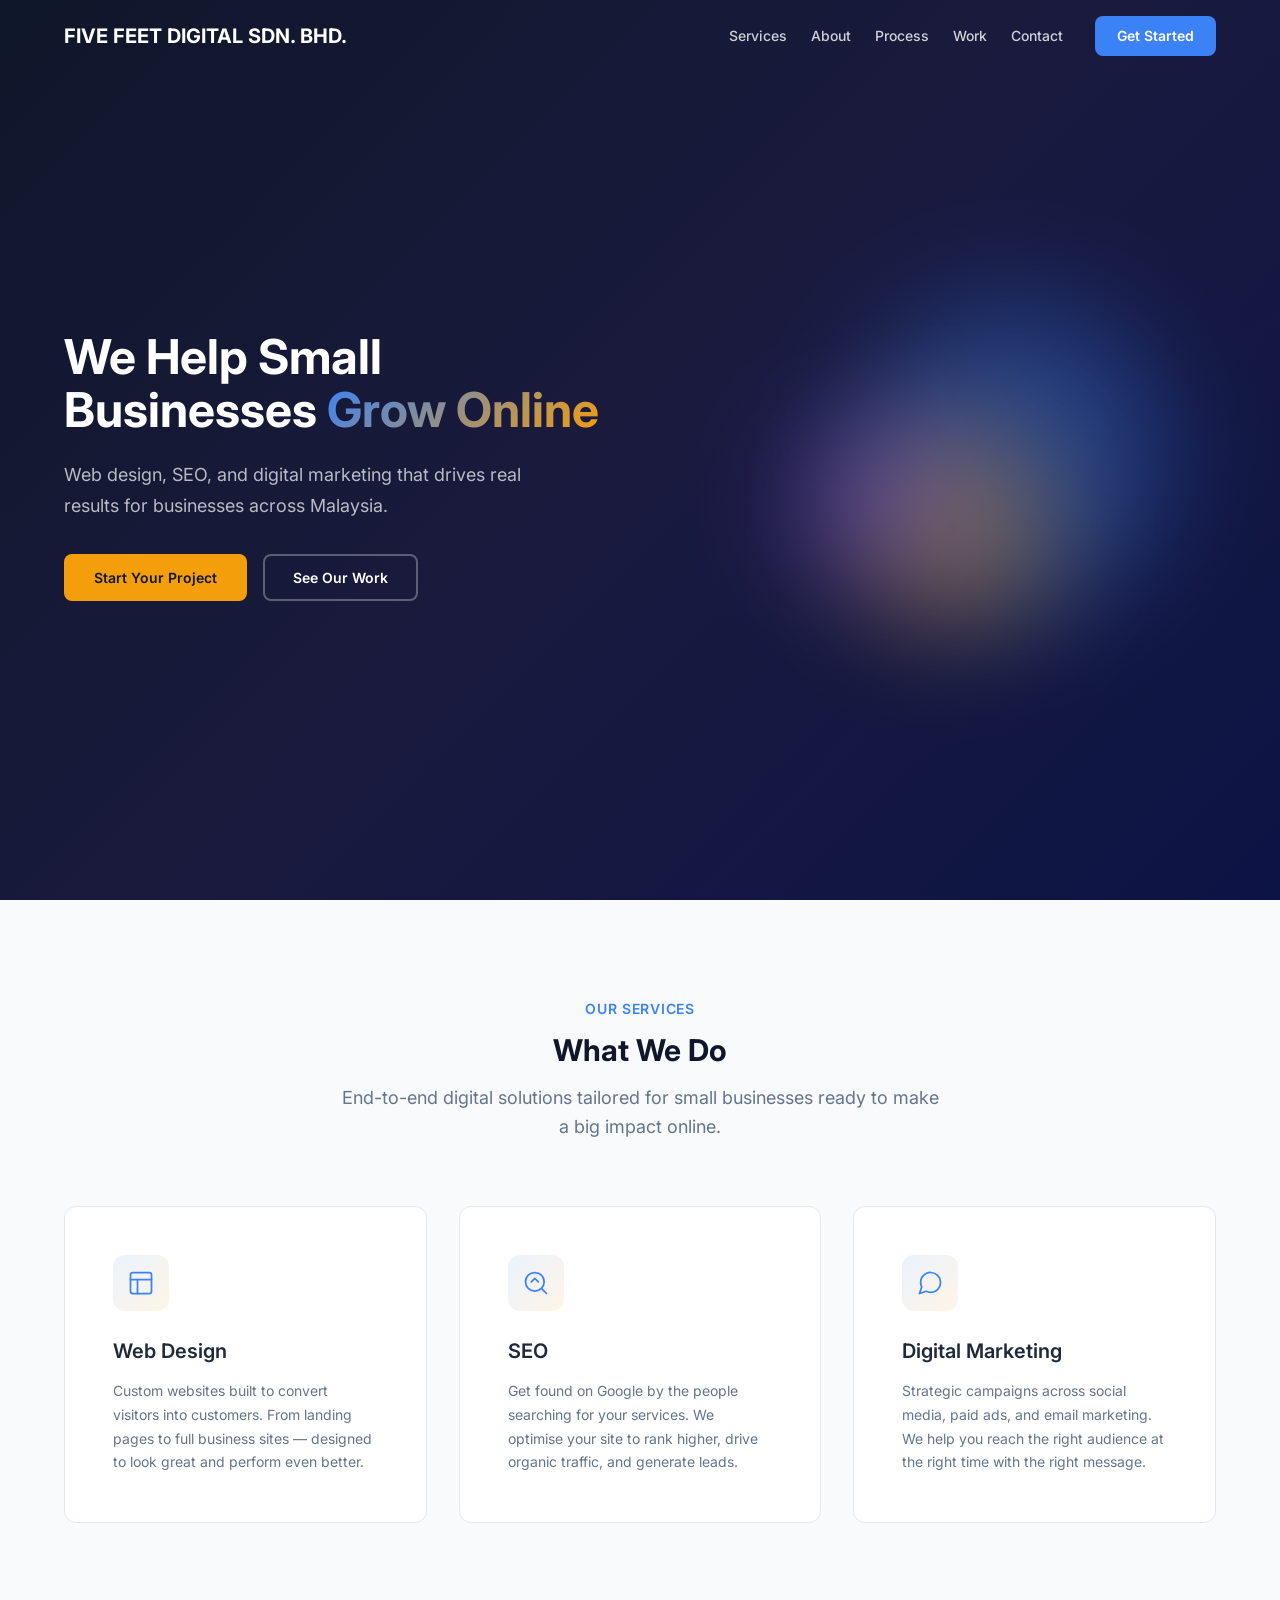
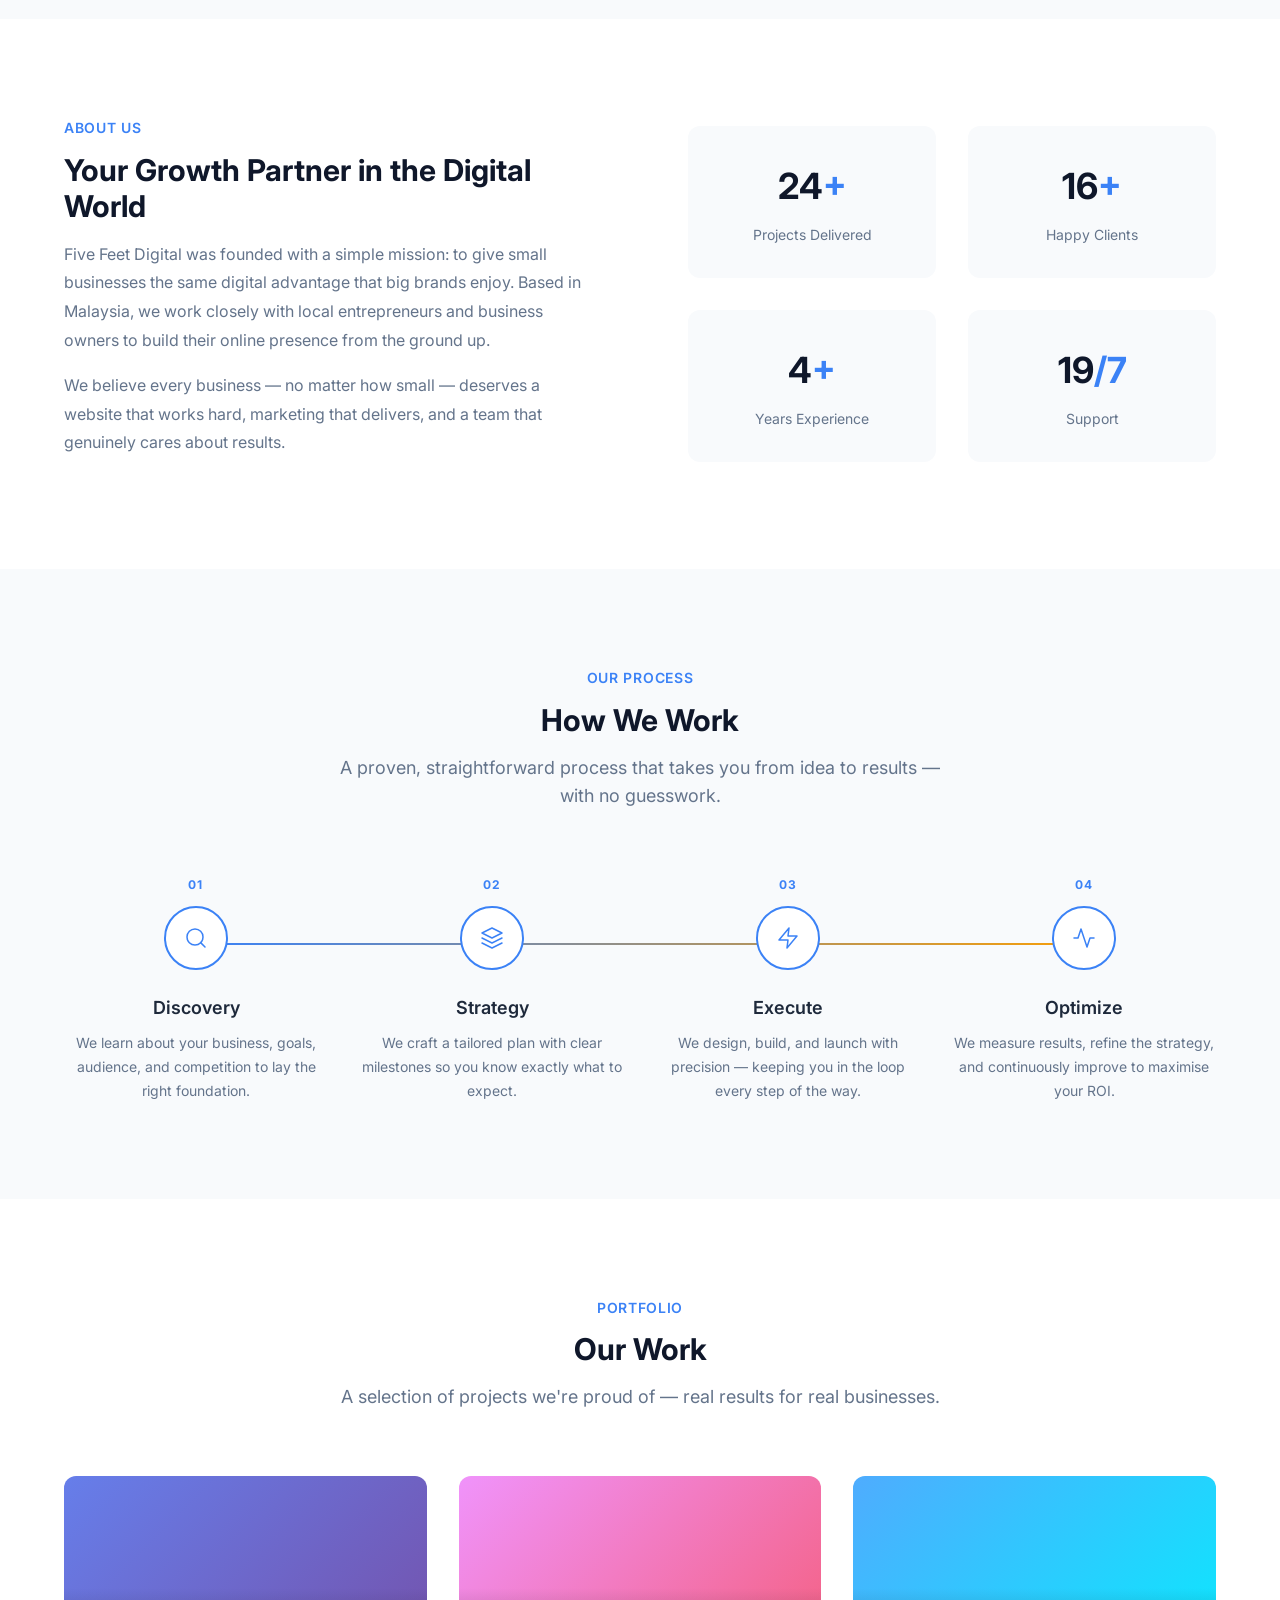
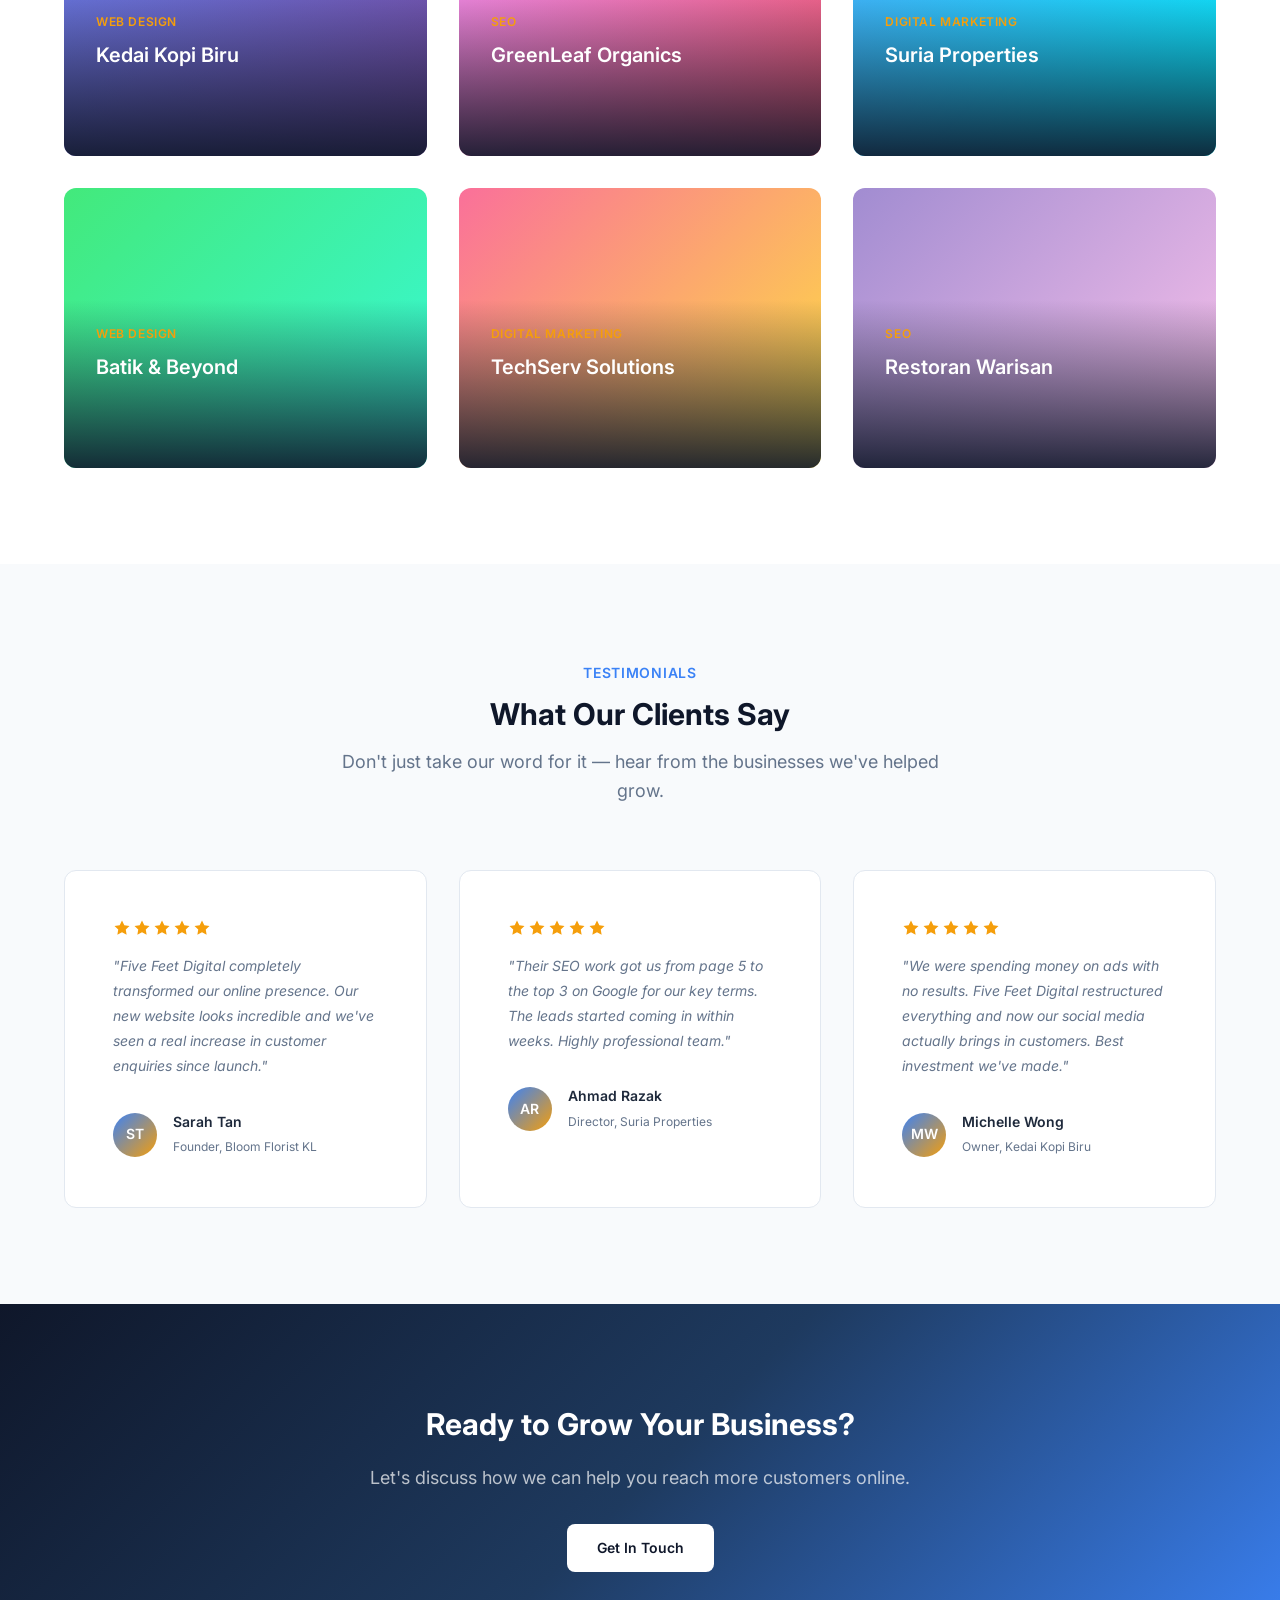
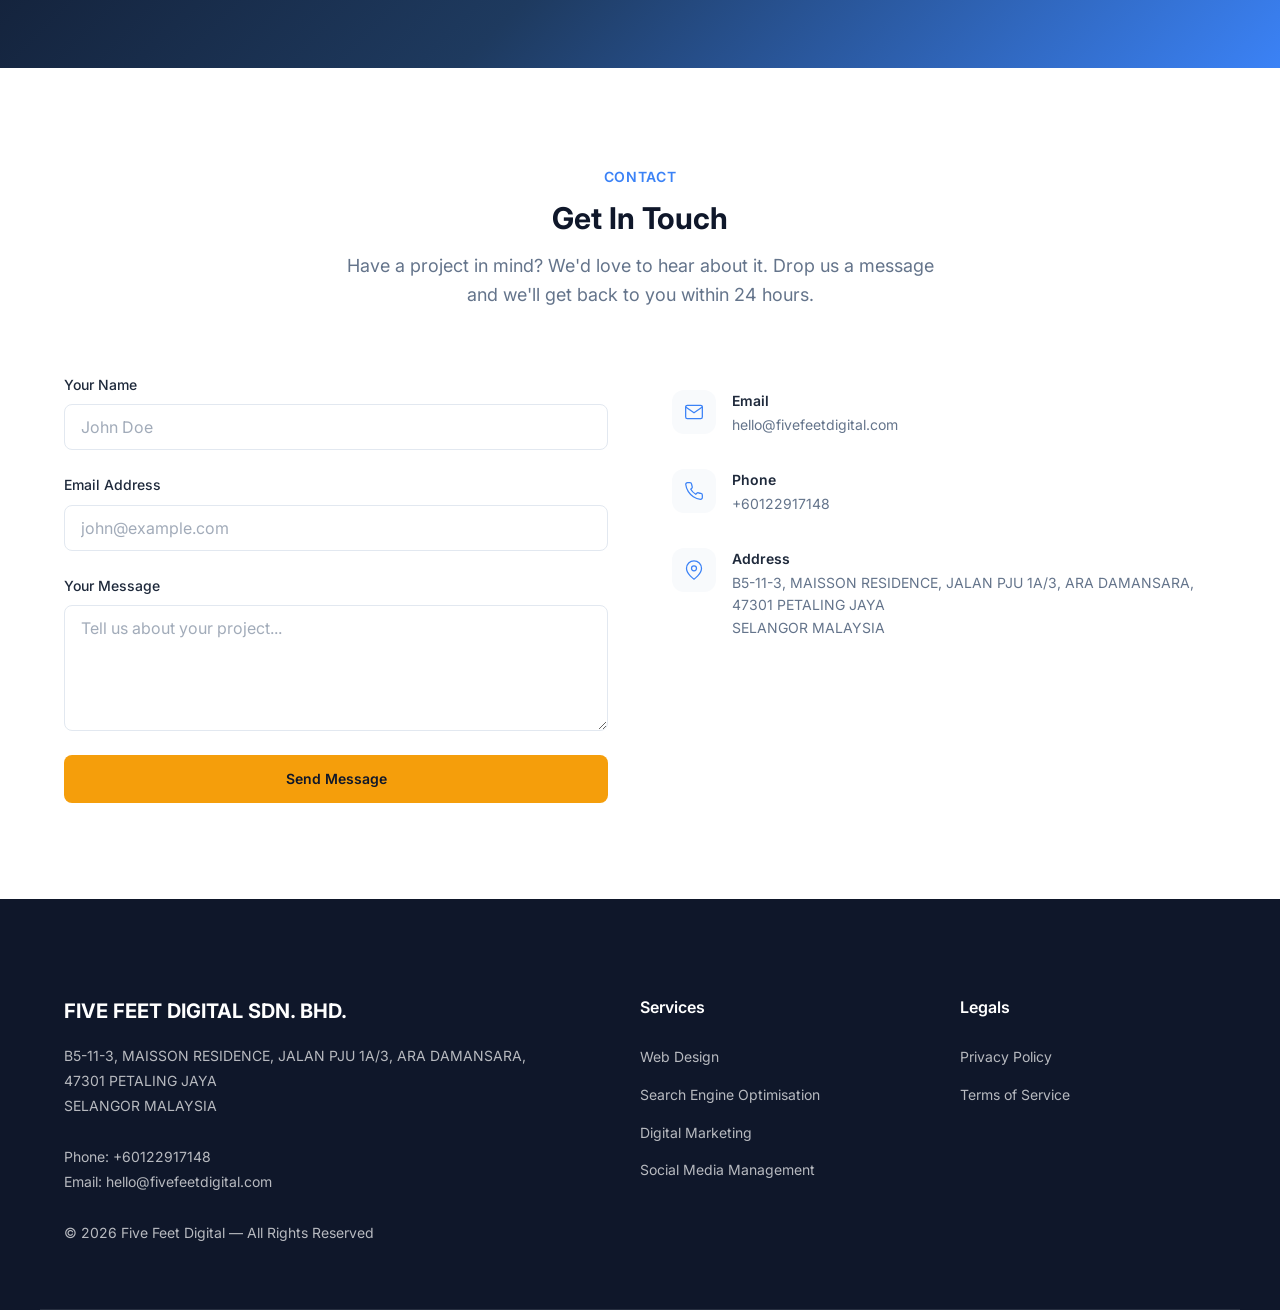
<file: index.html>
<!DOCTYPE html>
<html lang="en">
<head>
  <meta charset="UTF-8">
  <meta name="viewport" content="width=device-width, initial-scale=1.0">
  <title>Five Feet Digital — Web Design, SEO & Digital Marketing in Malaysia</title>
  <meta name="description" content="Five Feet Digital helps small businesses in Malaysia grow online with custom web design, SEO, and digital marketing services.">
  <meta property="og:title" content="Five Feet Digital — Web Design, SEO & Digital Marketing">
  <meta property="og:description" content="We help small businesses grow online with custom web design, SEO, and digital marketing services.">
  <meta property="og:type" content="website">
  <meta name="facebook-domain-verification" content="1vi4ggnlfajate3uut2qs964az9f27" />
  <link rel="preconnect" href="https://fonts.googleapis.com">
  <link rel="preconnect" href="https://fonts.gstatic.com" crossorigin>
  <link href="https://fonts.googleapis.com/css2?family=Inter:wght@400;500;600;700&display=swap" rel="stylesheet">
  <link rel="stylesheet" href="style.css">
</head>
<body>

  <!-- Navigation -->
  <header class="header" id="header">
    <nav class="nav container">
      <a href="#" class="nav__logo">FIVE FEET DIGITAL SDN. BHD.</a>
      <div class="nav__menu" id="nav-menu">
        <ul class="nav__list">
          <li><a href="#services" class="nav__link">Services</a></li>
          <li><a href="#about" class="nav__link">About</a></li>
          <li><a href="#process" class="nav__link">Process</a></li>
          <li><a href="#work" class="nav__link">Work</a></li>
          <li><a href="contact.html" class="nav__link">Contact</a></li>
        </ul>
        <a href="contact.html" class="btn btn--primary nav__cta">Get Started</a>
      </div>
      <button class="nav__toggle" id="nav-toggle" aria-label="Toggle menu">
        <span></span>
        <span></span>
        <span></span>
      </button>
    </nav>
  </header>

  <main>

    <!-- Hero -->
    <section class="hero" id="hero">
      <div class="container hero__container">
        <div class="hero__content">
          <h1 class="hero__title">We Help Small Businesses <span class="text-gradient">Grow Online</span></h1>
          <p class="hero__subtitle">Web design, SEO, and digital marketing that drives real results for businesses across Malaysia.</p>
          <div class="hero__actions">
            <a href="contact.html" class="btn btn--accent">Start Your Project</a>
            <a href="#work" class="btn btn--outline">See Our Work</a>
          </div>
        </div>
        <div class="hero__visual" aria-hidden="true">
          <div class="hero__shape hero__shape--1"></div>
          <div class="hero__shape hero__shape--2"></div>
          <div class="hero__shape hero__shape--3"></div>
        </div>
      </div>
    </section>

    <!-- Services -->
    <section class="section services" id="services">
      <div class="container">
        <div class="section__header">
          <span class="section__tag">Our Services</span>
          <h2 class="section__title">What We Do</h2>
          <p class="section__subtitle">End-to-end digital solutions tailored for small businesses ready to make a big impact online.</p>
        </div>
        <div class="services__grid">
          <div class="service-card fade-in">
            <div class="service-card__icon">
              <svg width="28" height="28" viewBox="0 0 24 24" fill="none" stroke="currentColor" stroke-width="1.5" stroke-linecap="round" stroke-linejoin="round">
                <rect x="3" y="3" width="18" height="18" rx="2"></rect>
                <line x1="3" y1="9" x2="21" y2="9"></line>
                <line x1="9" y1="21" x2="9" y2="9"></line>
              </svg>
            </div>
            <h3 class="service-card__title">Web Design</h3>
            <p class="service-card__desc">Custom websites built to convert visitors into customers. From landing pages to full business sites — designed to look great and perform even better.</p>
          </div>
          <div class="service-card fade-in">
            <div class="service-card__icon">
              <svg width="28" height="28" viewBox="0 0 24 24" fill="none" stroke="currentColor" stroke-width="1.5" stroke-linecap="round" stroke-linejoin="round">
                <circle cx="11" cy="11" r="8"></circle>
                <line x1="21" y1="21" x2="16.65" y2="16.65"></line>
                <polyline points="8 11 11 8 14 11"></polyline>
              </svg>
            </div>
            <h3 class="service-card__title">SEO</h3>
            <p class="service-card__desc">Get found on Google by the people searching for your services. We optimise your site to rank higher, drive organic traffic, and generate leads.</p>
          </div>
          <div class="service-card fade-in">
            <div class="service-card__icon">
              <svg width="28" height="28" viewBox="0 0 24 24" fill="none" stroke="currentColor" stroke-width="1.5" stroke-linecap="round" stroke-linejoin="round">
                <path d="M21 11.5a8.38 8.38 0 0 1-.9 3.8 8.5 8.5 0 0 1-7.6 4.7 8.38 8.38 0 0 1-3.8-.9L3 21l1.9-5.7a8.38 8.38 0 0 1-.9-3.8 8.5 8.5 0 0 1 4.7-7.6 8.38 8.38 0 0 1 3.8-.9h.5a8.48 8.48 0 0 1 8 8v.5z"></path>
              </svg>
            </div>
            <h3 class="service-card__title">Digital Marketing</h3>
            <p class="service-card__desc">Strategic campaigns across social media, paid ads, and email marketing. We help you reach the right audience at the right time with the right message.</p>
          </div>
        </div>
      </div>
    </section>

    <!-- About -->
    <section class="section about" id="about">
      <div class="container about__container">
        <div class="about__content fade-in">
          <span class="section__tag">About Us</span>
          <h2 class="section__title">Your Growth Partner in the Digital World</h2>
          <p>Five Feet Digital was founded with a simple mission: to give small businesses the same digital advantage that big brands enjoy. Based in Malaysia, we work closely with local entrepreneurs and business owners to build their online presence from the ground up.</p>
          <p>We believe every business — no matter how small — deserves a website that works hard, marketing that delivers, and a team that genuinely cares about results.</p>
        </div>
        <div class="about__stats fade-in">
          <div class="stat">
            <span class="stat__number" data-target="30">0</span><span class="stat__suffix">+</span>
            <span class="stat__label">Projects Delivered</span>
          </div>
          <div class="stat">
            <span class="stat__number" data-target="20">0</span><span class="stat__suffix">+</span>
            <span class="stat__label">Happy Clients</span>
          </div>
          <div class="stat">
            <span class="stat__number" data-target="5">0</span><span class="stat__suffix">+</span>
            <span class="stat__label">Years Experience</span>
          </div>
          <div class="stat">
            <span class="stat__number" data-target="24">0</span><span class="stat__suffix">/7</span>
            <span class="stat__label">Support</span>
          </div>
        </div>
      </div>
    </section>

    <!-- Process -->
    <section class="section process" id="process">
      <div class="container">
        <div class="section__header">
          <span class="section__tag">Our Process</span>
          <h2 class="section__title">How We Work</h2>
          <p class="section__subtitle">A proven, straightforward process that takes you from idea to results — with no guesswork.</p>
        </div>
        <div class="process__timeline">
          <div class="process__step fade-in">
            <div class="process__number">01</div>
            <div class="process__icon">
              <svg width="24" height="24" viewBox="0 0 24 24" fill="none" stroke="currentColor" stroke-width="1.5" stroke-linecap="round" stroke-linejoin="round">
                <circle cx="11" cy="11" r="8"></circle>
                <line x1="21" y1="21" x2="16.65" y2="16.65"></line>
              </svg>
            </div>
            <h3>Discovery</h3>
            <p>We learn about your business, goals, audience, and competition to lay the right foundation.</p>
          </div>
          <div class="process__step fade-in">
            <div class="process__number">02</div>
            <div class="process__icon">
              <svg width="24" height="24" viewBox="0 0 24 24" fill="none" stroke="currentColor" stroke-width="1.5" stroke-linecap="round" stroke-linejoin="round">
                <path d="M12 2L2 7l10 5 10-5-10-5z"></path>
                <path d="M2 17l10 5 10-5"></path>
                <path d="M2 12l10 5 10-5"></path>
              </svg>
            </div>
            <h3>Strategy</h3>
            <p>We craft a tailored plan with clear milestones so you know exactly what to expect.</p>
          </div>
          <div class="process__step fade-in">
            <div class="process__number">03</div>
            <div class="process__icon">
              <svg width="24" height="24" viewBox="0 0 24 24" fill="none" stroke="currentColor" stroke-width="1.5" stroke-linecap="round" stroke-linejoin="round">
                <polyline points="13 2 3 14 12 14 11 22 21 10 12 10 13 2"></polyline>
              </svg>
            </div>
            <h3>Execute</h3>
            <p>We design, build, and launch with precision — keeping you in the loop every step of the way.</p>
          </div>
          <div class="process__step fade-in">
            <div class="process__number">04</div>
            <div class="process__icon">
              <svg width="24" height="24" viewBox="0 0 24 24" fill="none" stroke="currentColor" stroke-width="1.5" stroke-linecap="round" stroke-linejoin="round">
                <polyline points="22 12 18 12 15 21 9 3 6 12 2 12"></polyline>
              </svg>
            </div>
            <h3>Optimize</h3>
            <p>We measure results, refine the strategy, and continuously improve to maximise your ROI.</p>
          </div>
        </div>
      </div>
    </section>

    <!-- Work / Portfolio -->
    <section class="section work" id="work">
      <div class="container">
        <div class="section__header">
          <span class="section__tag">Portfolio</span>
          <h2 class="section__title">Our Work</h2>
          <p class="section__subtitle">A selection of projects we're proud of — real results for real businesses.</p>
        </div>
        <div class="work__grid">
          <div class="work-card fade-in" style="--card-gradient: linear-gradient(135deg, #667eea, #764ba2)">
            <div class="work-card__overlay">
              <span class="work-card__tag">Web Design</span>
              <h3 class="work-card__title">Kedai Kopi Biru</h3>
              <p class="work-card__desc">Cafe website redesign that increased online orders by 40%</p>
            </div>
          </div>
          <div class="work-card fade-in" style="--card-gradient: linear-gradient(135deg, #f093fb, #f5576c)">
            <div class="work-card__overlay">
              <span class="work-card__tag">SEO</span>
              <h3 class="work-card__title">GreenLeaf Organics</h3>
              <p class="work-card__desc">E-commerce SEO strategy driving 3x organic traffic growth</p>
            </div>
          </div>
          <div class="work-card fade-in" style="--card-gradient: linear-gradient(135deg, #4facfe, #00f2fe)">
            <div class="work-card__overlay">
              <span class="work-card__tag">Digital Marketing</span>
              <h3 class="work-card__title">Suria Properties</h3>
              <p class="work-card__desc">Lead generation campaign with 200+ qualified leads per month</p>
            </div>
          </div>
          <div class="work-card fade-in" style="--card-gradient: linear-gradient(135deg, #43e97b, #38f9d7)">
            <div class="work-card__overlay">
              <span class="work-card__tag">Web Design</span>
              <h3 class="work-card__title">Batik &amp; Beyond</h3>
              <p class="work-card__desc">Brand identity and online store for a traditional craft business</p>
            </div>
          </div>
          <div class="work-card fade-in" style="--card-gradient: linear-gradient(135deg, #fa709a, #fee140)">
            <div class="work-card__overlay">
              <span class="work-card__tag">Digital Marketing</span>
              <h3 class="work-card__title">TechServ Solutions</h3>
              <p class="work-card__desc">Full digital strategy that doubled revenue in 6 months</p>
            </div>
          </div>
          <div class="work-card fade-in" style="--card-gradient: linear-gradient(135deg, #a18cd1, #fbc2eb)">
            <div class="work-card__overlay">
              <span class="work-card__tag">SEO</span>
              <h3 class="work-card__title">Restoran Warisan</h3>
              <p class="work-card__desc">Local SEO and Google Maps optimisation for a heritage restaurant</p>
            </div>
          </div>
        </div>
      </div>
    </section>

    <!-- Testimonials -->
    <section class="section testimonials" id="testimonials">
      <div class="container">
        <div class="section__header">
          <span class="section__tag">Testimonials</span>
          <h2 class="section__title">What Our Clients Say</h2>
          <p class="section__subtitle">Don't just take our word for it — hear from the businesses we've helped grow.</p>
        </div>
        <div class="testimonials__grid">
          <div class="testimonial-card fade-in">
            <div class="testimonial-card__stars" aria-label="5 out of 5 stars">
              <svg width="18" height="18" viewBox="0 0 24 24" fill="currentColor"><path d="M12 2l3.09 6.26L22 9.27l-5 4.87 1.18 6.88L12 17.77l-6.18 3.25L7 14.14 2 9.27l6.91-1.01L12 2z"/></svg>
              <svg width="18" height="18" viewBox="0 0 24 24" fill="currentColor"><path d="M12 2l3.09 6.26L22 9.27l-5 4.87 1.18 6.88L12 17.77l-6.18 3.25L7 14.14 2 9.27l6.91-1.01L12 2z"/></svg>
              <svg width="18" height="18" viewBox="0 0 24 24" fill="currentColor"><path d="M12 2l3.09 6.26L22 9.27l-5 4.87 1.18 6.88L12 17.77l-6.18 3.25L7 14.14 2 9.27l6.91-1.01L12 2z"/></svg>
              <svg width="18" height="18" viewBox="0 0 24 24" fill="currentColor"><path d="M12 2l3.09 6.26L22 9.27l-5 4.87 1.18 6.88L12 17.77l-6.18 3.25L7 14.14 2 9.27l6.91-1.01L12 2z"/></svg>
              <svg width="18" height="18" viewBox="0 0 24 24" fill="currentColor"><path d="M12 2l3.09 6.26L22 9.27l-5 4.87 1.18 6.88L12 17.77l-6.18 3.25L7 14.14 2 9.27l6.91-1.01L12 2z"/></svg>
            </div>
            <p class="testimonial-card__quote">"Five Feet Digital completely transformed our online presence. Our new website looks incredible and we've seen a real increase in customer enquiries since launch."</p>
            <div class="testimonial-card__author">
              <div class="testimonial-card__avatar">ST</div>
              <div>
                <strong>Sarah Tan</strong>
                <span>Founder, Bloom Florist KL</span>
              </div>
            </div>
          </div>
          <div class="testimonial-card fade-in">
            <div class="testimonial-card__stars" aria-label="5 out of 5 stars">
              <svg width="18" height="18" viewBox="0 0 24 24" fill="currentColor"><path d="M12 2l3.09 6.26L22 9.27l-5 4.87 1.18 6.88L12 17.77l-6.18 3.25L7 14.14 2 9.27l6.91-1.01L12 2z"/></svg>
              <svg width="18" height="18" viewBox="0 0 24 24" fill="currentColor"><path d="M12 2l3.09 6.26L22 9.27l-5 4.87 1.18 6.88L12 17.77l-6.18 3.25L7 14.14 2 9.27l6.91-1.01L12 2z"/></svg>
              <svg width="18" height="18" viewBox="0 0 24 24" fill="currentColor"><path d="M12 2l3.09 6.26L22 9.27l-5 4.87 1.18 6.88L12 17.77l-6.18 3.25L7 14.14 2 9.27l6.91-1.01L12 2z"/></svg>
              <svg width="18" height="18" viewBox="0 0 24 24" fill="currentColor"><path d="M12 2l3.09 6.26L22 9.27l-5 4.87 1.18 6.88L12 17.77l-6.18 3.25L7 14.14 2 9.27l6.91-1.01L12 2z"/></svg>
              <svg width="18" height="18" viewBox="0 0 24 24" fill="currentColor"><path d="M12 2l3.09 6.26L22 9.27l-5 4.87 1.18 6.88L12 17.77l-6.18 3.25L7 14.14 2 9.27l6.91-1.01L12 2z"/></svg>
            </div>
            <p class="testimonial-card__quote">"Their SEO work got us from page 5 to the top 3 on Google for our key terms. The leads started coming in within weeks. Highly professional team."</p>
            <div class="testimonial-card__author">
              <div class="testimonial-card__avatar">AR</div>
              <div>
                <strong>Ahmad Razak</strong>
                <span>Director, Suria Properties</span>
              </div>
            </div>
          </div>
          <div class="testimonial-card fade-in">
            <div class="testimonial-card__stars" aria-label="5 out of 5 stars">
              <svg width="18" height="18" viewBox="0 0 24 24" fill="currentColor"><path d="M12 2l3.09 6.26L22 9.27l-5 4.87 1.18 6.88L12 17.77l-6.18 3.25L7 14.14 2 9.27l6.91-1.01L12 2z"/></svg>
              <svg width="18" height="18" viewBox="0 0 24 24" fill="currentColor"><path d="M12 2l3.09 6.26L22 9.27l-5 4.87 1.18 6.88L12 17.77l-6.18 3.25L7 14.14 2 9.27l6.91-1.01L12 2z"/></svg>
              <svg width="18" height="18" viewBox="0 0 24 24" fill="currentColor"><path d="M12 2l3.09 6.26L22 9.27l-5 4.87 1.18 6.88L12 17.77l-6.18 3.25L7 14.14 2 9.27l6.91-1.01L12 2z"/></svg>
              <svg width="18" height="18" viewBox="0 0 24 24" fill="currentColor"><path d="M12 2l3.09 6.26L22 9.27l-5 4.87 1.18 6.88L12 17.77l-6.18 3.25L7 14.14 2 9.27l6.91-1.01L12 2z"/></svg>
              <svg width="18" height="18" viewBox="0 0 24 24" fill="currentColor"><path d="M12 2l3.09 6.26L22 9.27l-5 4.87 1.18 6.88L12 17.77l-6.18 3.25L7 14.14 2 9.27l6.91-1.01L12 2z"/></svg>
            </div>
            <p class="testimonial-card__quote">"We were spending money on ads with no results. Five Feet Digital restructured everything and now our social media actually brings in customers. Best investment we've made."</p>
            <div class="testimonial-card__author">
              <div class="testimonial-card__avatar">MW</div>
              <div>
                <strong>Michelle Wong</strong>
                <span>Owner, Kedai Kopi Biru</span>
              </div>
            </div>
          </div>
        </div>
      </div>
    </section>

    <!-- CTA Banner -->
    <section class="cta-banner">
      <div class="container cta-banner__container">
        <h2 class="cta-banner__title">Ready to Grow Your Business?</h2>
        <p class="cta-banner__subtitle">Let's discuss how we can help you reach more customers online.</p>
        <a href="contact.html" class="btn btn--white">Get In Touch</a>
      </div>
    </section>

    <!-- Contact -->
    <section class="section contact" id="contact">
      <div class="container">
        <div class="section__header">
          <span class="section__tag">Contact</span>
          <h2 class="section__title">Get In Touch</h2>
          <p class="section__subtitle">Have a project in mind? We'd love to hear about it. Drop us a message and we'll get back to you within 24 hours.</p>
        </div>
        <div class="contact__container">
          <!-- To connect this form to a backend, replace action="#" with your Formspree endpoint (e.g. https://formspree.io/f/YOUR_ID) -->
          <form class="contact__form fade-in" id="contact-form" action="#" method="POST">
            <div class="form__group">
              <label for="name">Your Name</label>
              <input type="text" id="name" name="name" placeholder="John Doe" required>
            </div>
            <div class="form__group">
              <label for="email">Email Address</label>
              <input type="email" id="email" name="email" placeholder="john@example.com" required>
            </div>
            <div class="form__group">
              <label for="message">Your Message</label>
              <textarea id="message" name="message" rows="5" placeholder="Tell us about your project..." required></textarea>
            </div>
            <button type="submit" class="btn btn--accent btn--full">Send Message</button>
          </form>
          <div class="contact__info fade-in">
            <div class="contact__info-item">
              <div class="contact__info-icon">
                <svg width="20" height="20" viewBox="0 0 24 24" fill="none" stroke="currentColor" stroke-width="1.5" stroke-linecap="round" stroke-linejoin="round">
                  <path d="M4 4h16c1.1 0 2 .9 2 2v12c0 1.1-.9 2-2 2H4c-1.1 0-2-.9-2-2V6c0-1.1.9-2 2-2z"></path>
                  <polyline points="22,6 12,13 2,6"></polyline>
                </svg>
              </div>
              <div>
                <strong>Email</strong>
                <p>hello@fivefeetdigital.com</p>
              </div>
            </div>
            <div class="contact__info-item">
              <div class="contact__info-icon">
                <svg width="20" height="20" viewBox="0 0 24 24" fill="none" stroke="currentColor" stroke-width="1.5" stroke-linecap="round" stroke-linejoin="round">
                  <path d="M22 16.92v3a2 2 0 0 1-2.18 2 19.79 19.79 0 0 1-8.63-3.07 19.5 19.5 0 0 1-6-6 19.79 19.79 0 0 1-3.07-8.67A2 2 0 0 1 4.11 2h3a2 2 0 0 1 2 1.72 12.84 12.84 0 0 0 .7 2.81 2 2 0 0 1-.45 2.11L8.09 9.91a16 16 0 0 0 6 6l1.27-1.27a2 2 0 0 1 2.11-.45 12.84 12.84 0 0 0 2.81.7A2 2 0 0 1 22 16.92z"></path>
                </svg>
              </div>
              <div>
                <strong>Phone</strong>
                <p>+60122917148</p>
              </div>
            </div>
            <div class="contact__info-item">
              <div class="contact__info-icon">
                <svg width="20" height="20" viewBox="0 0 24 24" fill="none" stroke="currentColor" stroke-width="1.5" stroke-linecap="round" stroke-linejoin="round">
                  <path d="M21 10c0 7-9 13-9 13s-9-6-9-13a9 9 0 0 1 18 0z"></path>
                  <circle cx="12" cy="10" r="3"></circle>
                </svg>
              </div>
              <div>
                <strong>Address</strong>
                <p>B5-11-3, MAISSON RESIDENCE, JALAN PJU 1A/3, ARA DAMANSARA,<br> 47301 PETALING JAYA<br> SELANGOR MALAYSIA</p>
              </div>
            </div>
          </div>
        </div>
      </div>
    </section>

  </main>

  <!-- Footer -->
  <footer class="footer">
    <div class="container footer__container">
      <div class="footer__col">
        <h3 class="footer__logo">FIVE FEET DIGITAL SDN. BHD.</h3>
        <p>B5-11-3, MAISSON RESIDENCE, JALAN PJU 1A/3, ARA DAMANSARA,<br> 47301 PETALING JAYA<br> SELANGOR MALAYSIA</p>
        <br>
        <p>Phone: +60122917148</p>
        <p>Email: hello@fivefeetdigital.com</p>
        <br>
        <p>&copy; 2026 Five Feet Digital — All Rights Reserved</p>
      </div>
      <div class="footer__col">
        <h4>Services</h4>
        <ul>
          <li><a href="#services">Web Design</a></li>
          <li><a href="#services">Search Engine Optimisation</a></li>
          <li><a href="#services">Digital Marketing</a></li>
          <li><a href="#services">Social Media Management</a></li>
        </ul>
      </div>
      <div class="footer__col">
        <h4>Legals</h4>
        <ul>
          <li><a href="privacy-policy.html">Privacy Policy</a></li>
          <li><a href="terms-of-service.html">Terms of Service</a></li>
        </ul>
      </div>
    </div>
  </footer>

  <script src="script.js"></script>
</body>
</html>
</file>
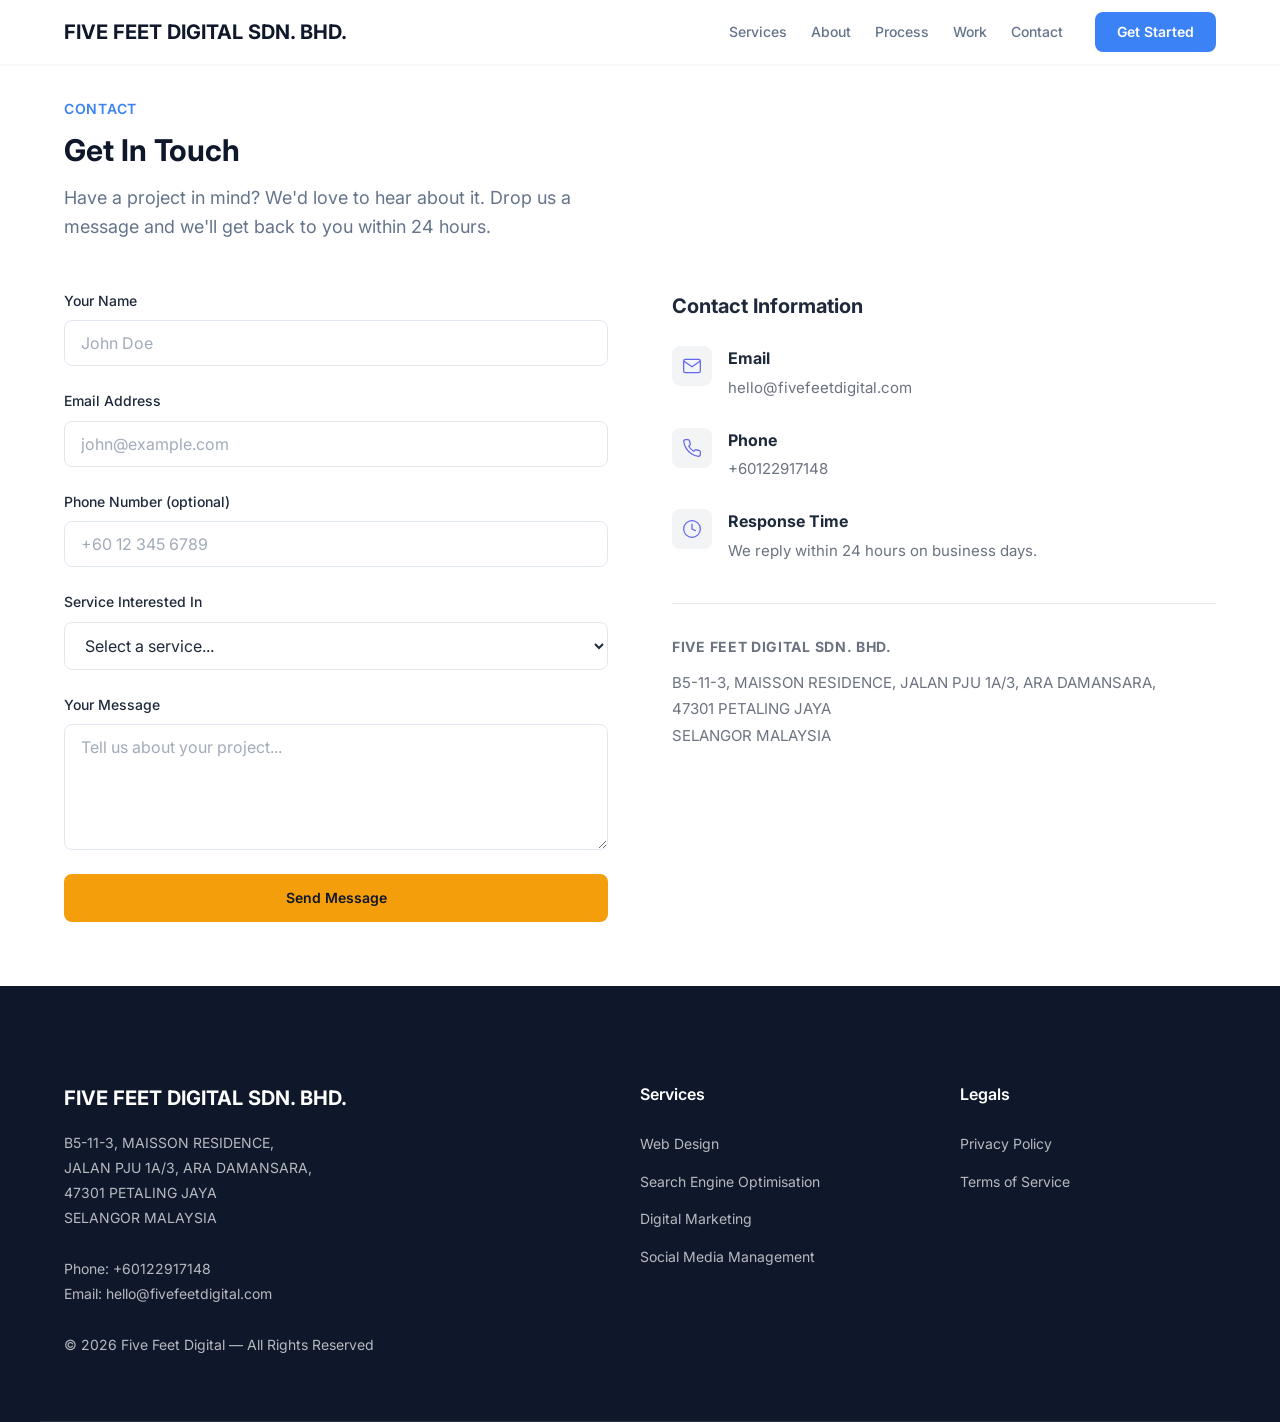
<file: contact.html>
<!DOCTYPE html>
<html lang="en">
<head>
  <meta charset="UTF-8">
  <meta name="viewport" content="width=device-width, initial-scale=1.0">
  <title>Contact Us — Five Feet Digital</title>
  <meta name="description" content="Get in touch with Five Feet Digital. We'd love to hear about your project.">
  <link rel="preconnect" href="https://fonts.googleapis.com">
  <link rel="preconnect" href="https://fonts.gstatic.com" crossorigin>
  <link href="https://fonts.googleapis.com/css2?family=Inter:wght@400;500;600;700&display=swap" rel="stylesheet">
  <link rel="stylesheet" href="style.css">
  <style>
    .contact-page {
      padding: 6rem 0 4rem;
      min-height: 100vh;
    }
    .contact-page__header {
      margin-bottom: 3rem;
    }
    .contact-page__grid {
      display: grid;
      grid-template-columns: 1fr 1fr;
      gap: 4rem;
      align-items: start;
    }
    @media (max-width: 768px) {
      .contact-page__grid {
        grid-template-columns: 1fr;
        gap: 2.5rem;
      }
    }
    .contact-page__info h2 {
      font-size: 1.25rem;
      margin-bottom: 1.5rem;
    }
    .contact-page__info-item {
      display: flex;
      gap: 1rem;
      margin-bottom: 1.75rem;
    }
    .contact-page__info-icon {
      flex-shrink: 0;
      width: 2.5rem;
      height: 2.5rem;
      border-radius: 0.5rem;
      background: var(--color-surface, #f3f4f6);
      display: flex;
      align-items: center;
      justify-content: center;
      color: var(--color-primary, #6366f1);
    }
    .contact-page__info-item strong {
      display: block;
      margin-bottom: 0.25rem;
    }
    .contact-page__info-item p,
    .contact-page__info-item a {
      color: var(--color-text-muted, #6b7280);
      font-size: 0.9375rem;
      line-height: 1.6;
      text-decoration: none;
    }
    .contact-page__info-item a:hover {
      color: var(--color-primary, #6366f1);
    }
    .contact-page__company {
      margin-top: 2.5rem;
      padding-top: 2rem;
      border-top: 1px solid var(--color-border, #e5e7eb);
    }
    .contact-page__company h3 {
      font-size: 0.875rem;
      text-transform: uppercase;
      letter-spacing: 0.05em;
      color: var(--color-text-muted, #6b7280);
      margin-bottom: 0.75rem;
    }
    .contact-page__company address {
      font-style: normal;
      font-size: 0.9375rem;
      line-height: 1.75;
      color: var(--color-text-muted, #6b7280);
    }
    .contact-page__company address strong {
      color: var(--color-text, #111827);
      display: block;
      margin-bottom: 0.25rem;
    }
    .back-link {
      display: inline-flex;
      align-items: center;
      gap: 0.4rem;
      margin-bottom: 2rem;
      font-size: var(--fs-sm);
      color: var(--color-primary, #6366f1);
      text-decoration: none;
    }
    .back-link:hover {
      text-decoration: underline;
    }
  </style>
</head>
<body>

  <header class="header scrolled" id="header">
    <nav class="nav container">
      <a href="index.html" class="nav__logo">FIVE FEET DIGITAL SDN. BHD.</a>
      <div class="nav__menu" id="nav-menu">
        <ul class="nav__list">
          <li><a href="index.html#services" class="nav__link">Services</a></li>
          <li><a href="index.html#about" class="nav__link">About</a></li>
          <li><a href="index.html#process" class="nav__link">Process</a></li>
          <li><a href="index.html#work" class="nav__link">Work</a></li>
          <li><a href="contact.html" class="nav__link">Contact</a></li>
        </ul>
        <a href="contact.html" class="btn btn--primary nav__cta">Get Started</a>
      </div>
      <button class="nav__toggle" id="nav-toggle" aria-label="Toggle menu">
        <span></span>
        <span></span>
        <span></span>
      </button>
    </nav>
  </header>

  <main class="contact-page">
    <div class="container">
      <div class="contact-page__header">
        <span class="section__tag">Contact</span>
        <h1 class="section__title">Get In Touch</h1>
        <p class="section__subtitle" style="max-width: 520px;">Have a project in mind? We'd love to hear about it. Drop us a message and we'll get back to you within 24 hours.</p>
      </div>

      <div class="contact-page__grid">
        <!-- Contact Form -->
        <form class="contact__form" id="contact-form" action="#" method="POST">
          <div class="form__group">
            <label for="name">Your Name</label>
            <input type="text" id="name" name="name" placeholder="John Doe" required>
          </div>
          <div class="form__group">
            <label for="email">Email Address</label>
            <input type="email" id="email" name="email" placeholder="john@example.com" required>
          </div>
          <div class="form__group">
            <label for="phone">Phone Number (optional)</label>
            <input type="tel" id="phone" name="phone" placeholder="+60 12 345 6789">
          </div>
          <div class="form__group">
            <label for="service">Service Interested In</label>
            <select id="service" name="service" style="width:100%; padding: 0.75rem 1rem; border: 1px solid var(--color-border, #e5e7eb); border-radius: 0.5rem; font-size: 1rem; font-family: inherit; background: #fff; color: inherit;">
              <option value="">Select a service...</option>
              <option value="web-design">Web Design</option>
              <option value="seo">Search Engine Optimisation (SEO)</option>
              <option value="digital-marketing">Digital Marketing</option>
              <option value="social-media">Social Media Management</option>
              <option value="other">Other / Not Sure</option>
            </select>
          </div>
          <div class="form__group">
            <label for="message">Your Message</label>
            <textarea id="message" name="message" rows="5" placeholder="Tell us about your project..." required></textarea>
          </div>
          <button type="submit" class="btn btn--accent btn--full">Send Message</button>
        </form>

        <!-- Contact Info -->
        <div class="contact-page__info">
          <h2>Contact Information</h2>

          <div class="contact-page__info-item">
            <div class="contact-page__info-icon">
              <svg width="20" height="20" viewBox="0 0 24 24" fill="none" stroke="currentColor" stroke-width="1.5" stroke-linecap="round" stroke-linejoin="round">
                <path d="M4 4h16c1.1 0 2 .9 2 2v12c0 1.1-.9 2-2 2H4c-1.1 0-2-.9-2-2V6c0-1.1.9-2 2-2z"></path>
                <polyline points="22,6 12,13 2,6"></polyline>
              </svg>
            </div>
            <div>
              <strong>Email</strong>
              <p>hello@fivefeetdigital.com</p>
            </div>
          </div>

          <div class="contact-page__info-item">
            <div class="contact-page__info-icon">
              <svg width="20" height="20" viewBox="0 0 24 24" fill="none" stroke="currentColor" stroke-width="1.5" stroke-linecap="round" stroke-linejoin="round">
                <path d="M22 16.92v3a2 2 0 0 1-2.18 2 19.79 19.79 0 0 1-8.63-3.07 19.5 19.5 0 0 1-6-6 19.79 19.79 0 0 1-3.07-8.67A2 2 0 0 1 4.11 2h3a2 2 0 0 1 2 1.72 12.84 12.84 0 0 0 .7 2.81 2 2 0 0 1-.45 2.11L8.09 9.91a16 16 0 0 0 6 6l1.27-1.27a2 2 0 0 1 2.11-.45 12.84 12.84 0 0 0 2.81.7A2 2 0 0 1 22 16.92z"></path>
              </svg>
            </div>
            <div>
              <strong>Phone</strong>
              <p><a href="tel:+60122917148">+60122917148</a></p>
            </div>
          </div>

          <div class="contact-page__info-item">
            <div class="contact-page__info-icon">
              <svg width="20" height="20" viewBox="0 0 24 24" fill="none" stroke="currentColor" stroke-width="1.5" stroke-linecap="round" stroke-linejoin="round">
                <circle cx="12" cy="12" r="10"></circle>
                <polyline points="12 6 12 12 16 14"></polyline>
              </svg>
            </div>
            <div>
              <strong>Response Time</strong>
              <p>We reply within 24 hours on business days.</p>
            </div>
          </div>

          <div class="contact-page__company">
            <h3>FIVE FEET DIGITAL SDN. BHD.</h3>
            <address>
              B5-11-3, MAISSON RESIDENCE, JALAN PJU 1A/3, ARA DAMANSARA,<br> 47301 PETALING JAYA<br> SELANGOR MALAYSIA
            </address>
          </div>
        </div>
      </div>
    </div>
  </main>

  <footer class="footer">
    <div class="container footer__container">
      <div class="footer__col">
        <h3 class="footer__logo">FIVE FEET DIGITAL SDN. BHD.</h3>
        <p>B5-11-3, MAISSON RESIDENCE,<br> JALAN PJU 1A/3, ARA DAMANSARA,<br>47301 PETALING JAYA<br> SELANGOR MALAYSIA</p>
        <br>
        <p>Phone: +60122917148</p>
        <p>Email: hello@fivefeetdigital.com</p>
        <br>
        <p>&copy; 2026 Five Feet Digital — All Rights Reserved</p>
      </div>
      <div class="footer__col">
        <h4>Services</h4>
        <ul>
          <li><a href="index.html#services">Web Design</a></li>
          <li><a href="index.html#services">Search Engine Optimisation</a></li>
          <li><a href="index.html#services">Digital Marketing</a></li>
          <li><a href="index.html#services">Social Media Management</a></li>
        </ul>
      </div>
      <div class="footer__col">
        <h4>Legals</h4>
        <ul>
          <li><a href="privacy-policy.html">Privacy Policy</a></li>
          <li><a href="terms-of-service.html">Terms of Service</a></li>
        </ul>
      </div>
    </div>
  </footer>

  <script src="script.js"></script>
</body>
</html>
</file>
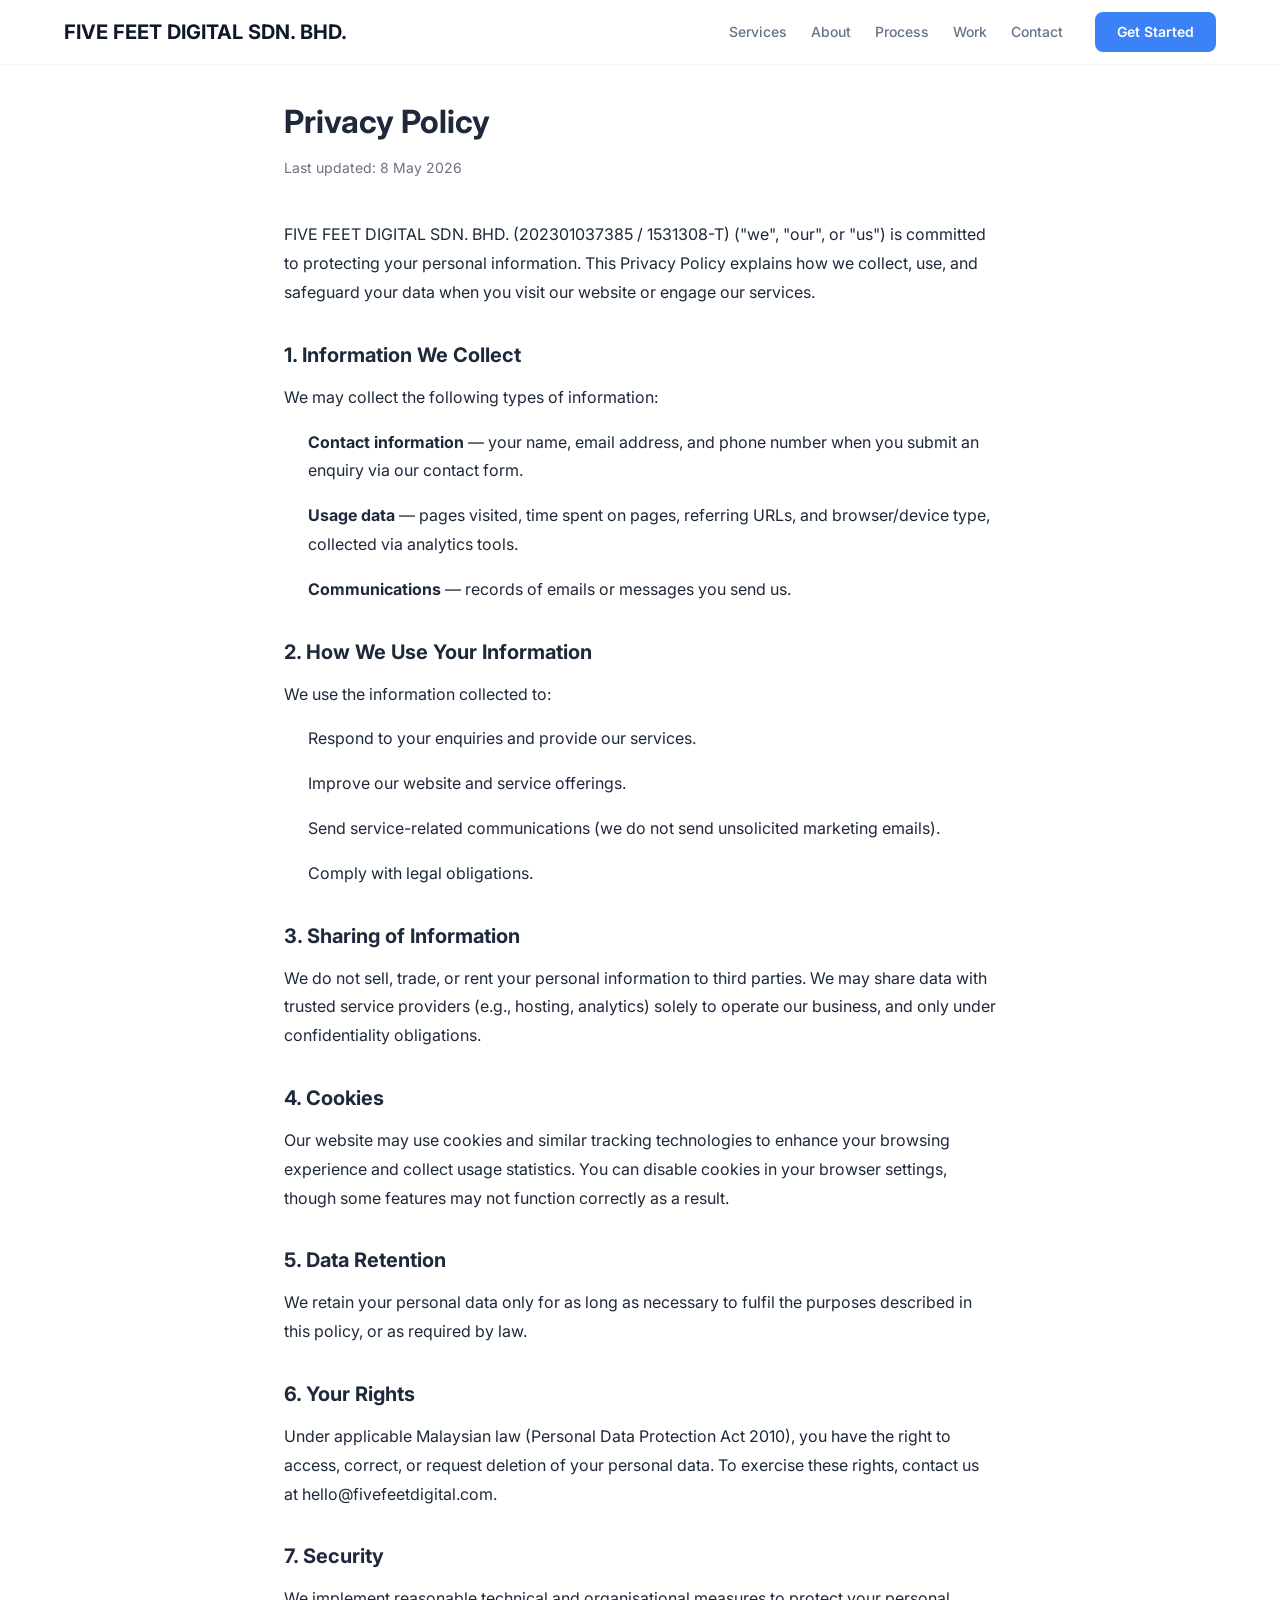
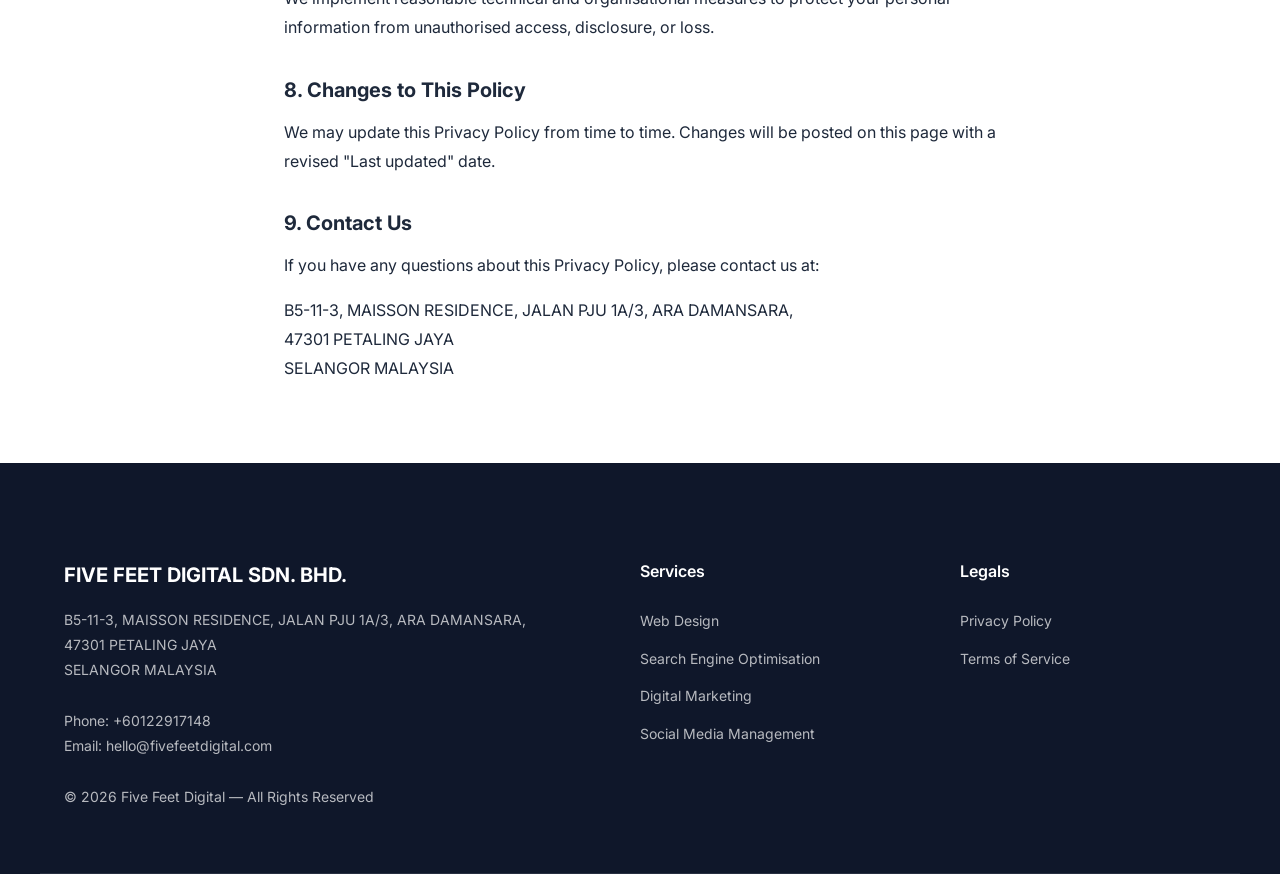
<file: privacy-policy.html>
<!DOCTYPE html>
<html lang="en">
<head>
  <meta charset="UTF-8">
  <meta name="viewport" content="width=device-width, initial-scale=1.0">
  <title>Privacy Policy — Five Feet Digital</title>
  <meta name="description" content="Privacy Policy for Five Feet Digital Sdn Bhd.">
  <link rel="preconnect" href="https://fonts.googleapis.com">
  <link rel="preconnect" href="https://fonts.gstatic.com" crossorigin>
  <link href="https://fonts.googleapis.com/css2?family=Inter:wght@400;500;600;700&display=swap" rel="stylesheet">
  <link rel="stylesheet" href="style.css">
  <style>
    .legal-page {
      padding: 6rem 0 4rem;
      min-height: 100vh;
    }
    .legal-page h1 {
      margin-bottom: 0.5rem;
    }
    .legal-page .updated {
      color: var(--color-text-muted, #6b7280);
      font-size: var(--fs-sm);
      margin-bottom: 2.5rem;
    }
    .legal-page h2 {
      margin-top: 2rem;
      margin-bottom: 0.75rem;
      font-size: 1.25rem;
    }
    .legal-page p, .legal-page li {
      line-height: 1.8;
      margin-bottom: 1rem;
    }
    .legal-page ul {
      padding-left: 1.5rem;
    }
    .back-link {
      display: inline-flex;
      align-items: center;
      gap: 0.4rem;
      margin-bottom: 2rem;
      font-size: var(--fs-sm);
      color: var(--color-primary, #6366f1);
      text-decoration: none;
    }
    .back-link:hover {
      text-decoration: underline;
    }
  </style>
</head>
<body>

  <header class="header scrolled" id="header">
    <nav class="nav container">
      <a href="index.html" class="nav__logo">FIVE FEET DIGITAL SDN. BHD.</a>
      <div class="nav__menu" id="nav-menu">
        <ul class="nav__list">
          <li><a href="index.html#services" class="nav__link">Services</a></li>
          <li><a href="index.html#about" class="nav__link">About</a></li>
          <li><a href="index.html#process" class="nav__link">Process</a></li>
          <li><a href="index.html#work" class="nav__link">Work</a></li>
          <li><a href="contact.html" class="nav__link">Contact</a></li>
        </ul>
        <a href="contact.html" class="btn btn--primary nav__cta">Get Started</a>
      </div>
      <button class="nav__toggle" id="nav-toggle" aria-label="Toggle menu">
        <span></span>
        <span></span>
        <span></span>
      </button>
    </nav>
  </header>

  <main class="legal-page">
    <div class="container" style="max-width: 760px;">
      <h1>Privacy Policy</h1>
      <p class="updated">Last updated: 8 May 2026</p>

      <p>FIVE FEET DIGITAL SDN. BHD. (202301037385 / 1531308-T) ("we", "our", or "us") is committed to protecting your personal information. This Privacy Policy explains how we collect, use, and safeguard your data when you visit our website or engage our services.</p>

      <h2>1. Information We Collect</h2>
      <p>We may collect the following types of information:</p>
      <ul>
        <li><strong>Contact information</strong> — your name, email address, and phone number when you submit an enquiry via our contact form.</li>
        <li><strong>Usage data</strong> — pages visited, time spent on pages, referring URLs, and browser/device type, collected via analytics tools.</li>
        <li><strong>Communications</strong> — records of emails or messages you send us.</li>
      </ul>

      <h2>2. How We Use Your Information</h2>
      <p>We use the information collected to:</p>
      <ul>
        <li>Respond to your enquiries and provide our services.</li>
        <li>Improve our website and service offerings.</li>
        <li>Send service-related communications (we do not send unsolicited marketing emails).</li>
        <li>Comply with legal obligations.</li>
      </ul>

      <h2>3. Sharing of Information</h2>
      <p>We do not sell, trade, or rent your personal information to third parties. We may share data with trusted service providers (e.g., hosting, analytics) solely to operate our business, and only under confidentiality obligations.</p>

      <h2>4. Cookies</h2>
      <p>Our website may use cookies and similar tracking technologies to enhance your browsing experience and collect usage statistics. You can disable cookies in your browser settings, though some features may not function correctly as a result.</p>

      <h2>5. Data Retention</h2>
      <p>We retain your personal data only for as long as necessary to fulfil the purposes described in this policy, or as required by law.</p>

      <h2>6. Your Rights</h2>
      <p>Under applicable Malaysian law (Personal Data Protection Act 2010), you have the right to access, correct, or request deletion of your personal data. To exercise these rights, contact us at hello@fivefeetdigital.com.</p>

      <h2>7. Security</h2>
      <p>We implement reasonable technical and organisational measures to protect your personal information from unauthorised access, disclosure, or loss.</p>

      <h2>8. Changes to This Policy</h2>
      <p>We may update this Privacy Policy from time to time. Changes will be posted on this page with a revised "Last updated" date.</p>

      <h2>9. Contact Us</h2>
      <p>If you have any questions about this Privacy Policy, please contact us at:</p>
      <p>B5-11-3, MAISSON RESIDENCE, JALAN PJU 1A/3, ARA DAMANSARA,<br> 47301 PETALING JAYA<br> SELANGOR MALAYSIA</p>
    </div>
  </main>

  <footer class="footer">
    <div class="container footer__container">
      <div class="footer__col">
        <h3 class="footer__logo">FIVE FEET DIGITAL SDN. BHD.</h3>
        <p>B5-11-3, MAISSON RESIDENCE, JALAN PJU 1A/3, ARA DAMANSARA,<br> 47301 PETALING JAYA<br> SELANGOR MALAYSIA</p>
        <br>
        <p>Phone: +60122917148</p>
        <p>Email: hello@fivefeetdigital.com</p>
        <br>
        <p>&copy; 2026 Five Feet Digital — All Rights Reserved</p>
      </div>
      <div class="footer__col">
        <h4>Services</h4>
        <ul>
          <li><a href="index.html#services">Web Design</a></li>
          <li><a href="index.html#services">Search Engine Optimisation</a></li>
          <li><a href="index.html#services">Digital Marketing</a></li>
          <li><a href="index.html#services">Social Media Management</a></li>
        </ul>
      </div>
      <div class="footer__col">
        <h4>Legals</h4>
        <ul>
          <li><a href="privacy-policy.html">Privacy Policy</a></li>
          <li><a href="terms-of-service.html">Terms of Service</a></li>
        </ul>
      </div>
    </div>
  </footer>

  <script src="script.js"></script>
</body>
</html>
</file>
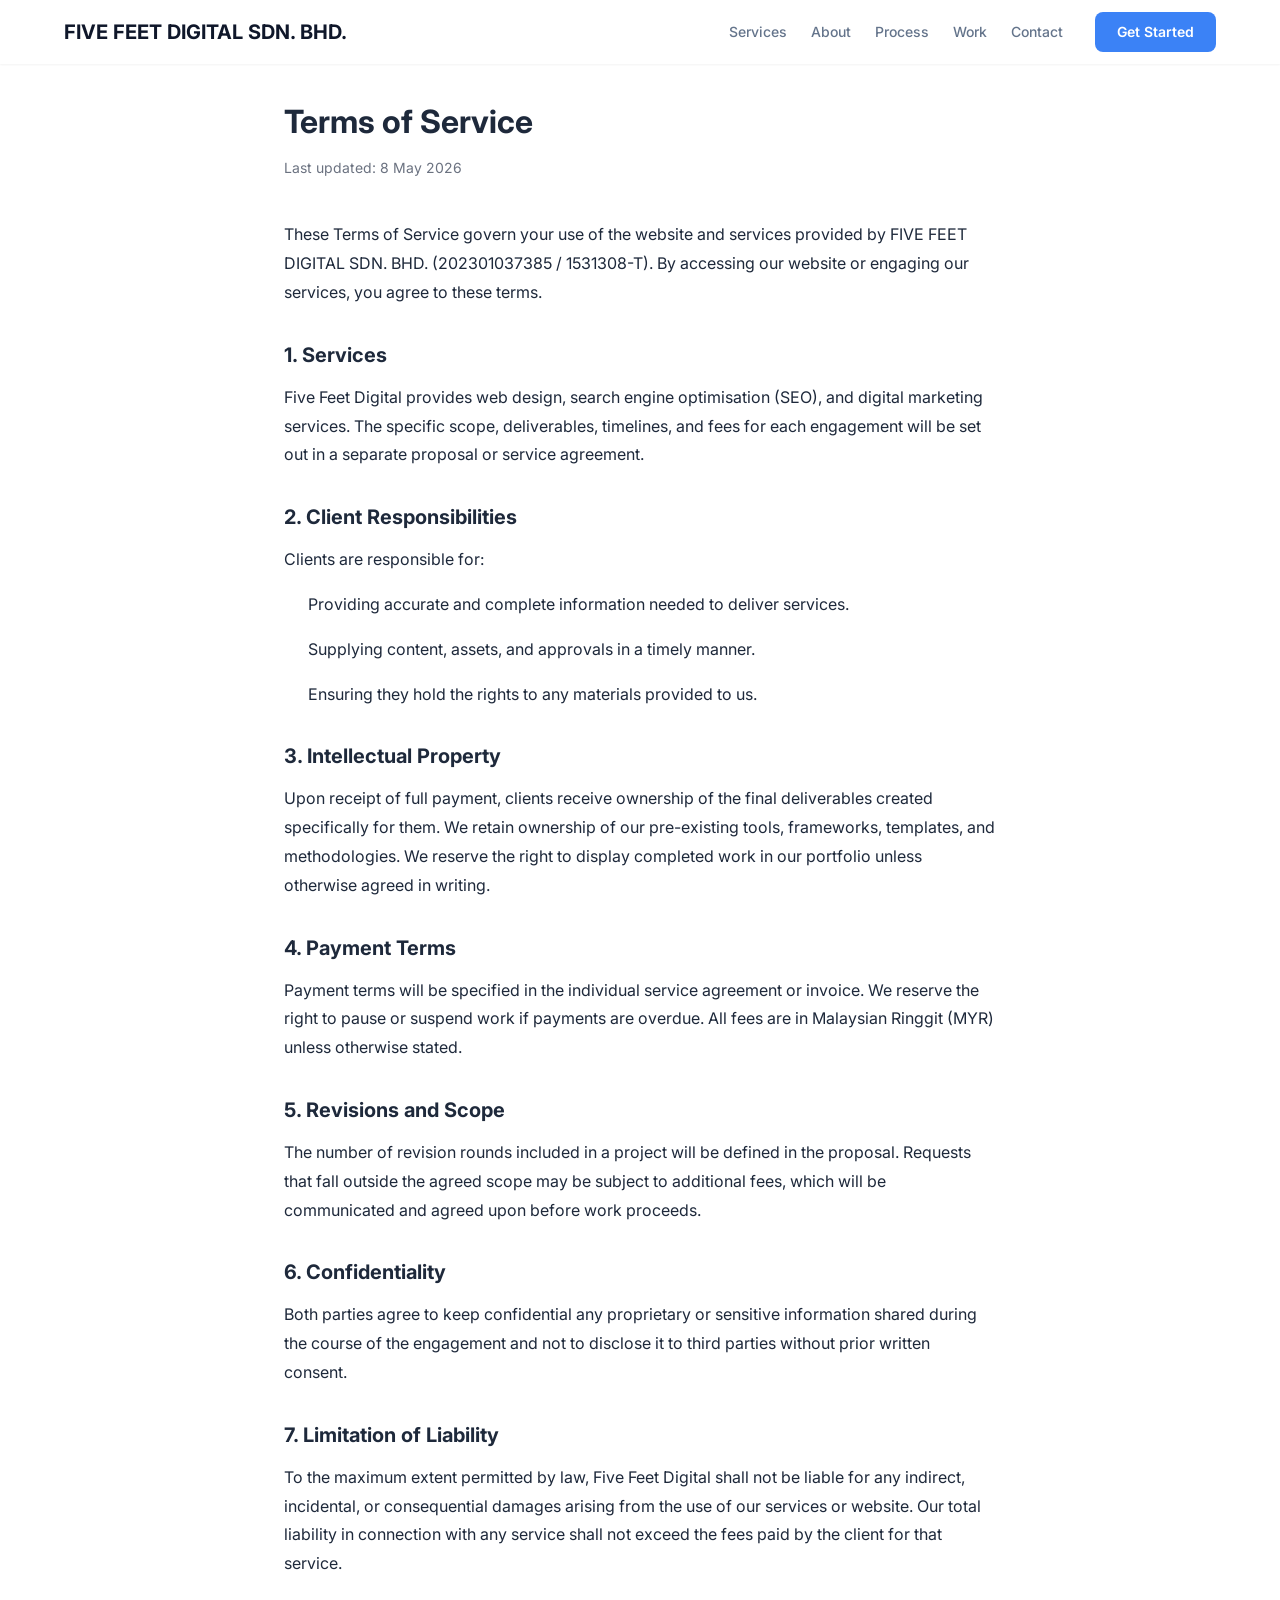
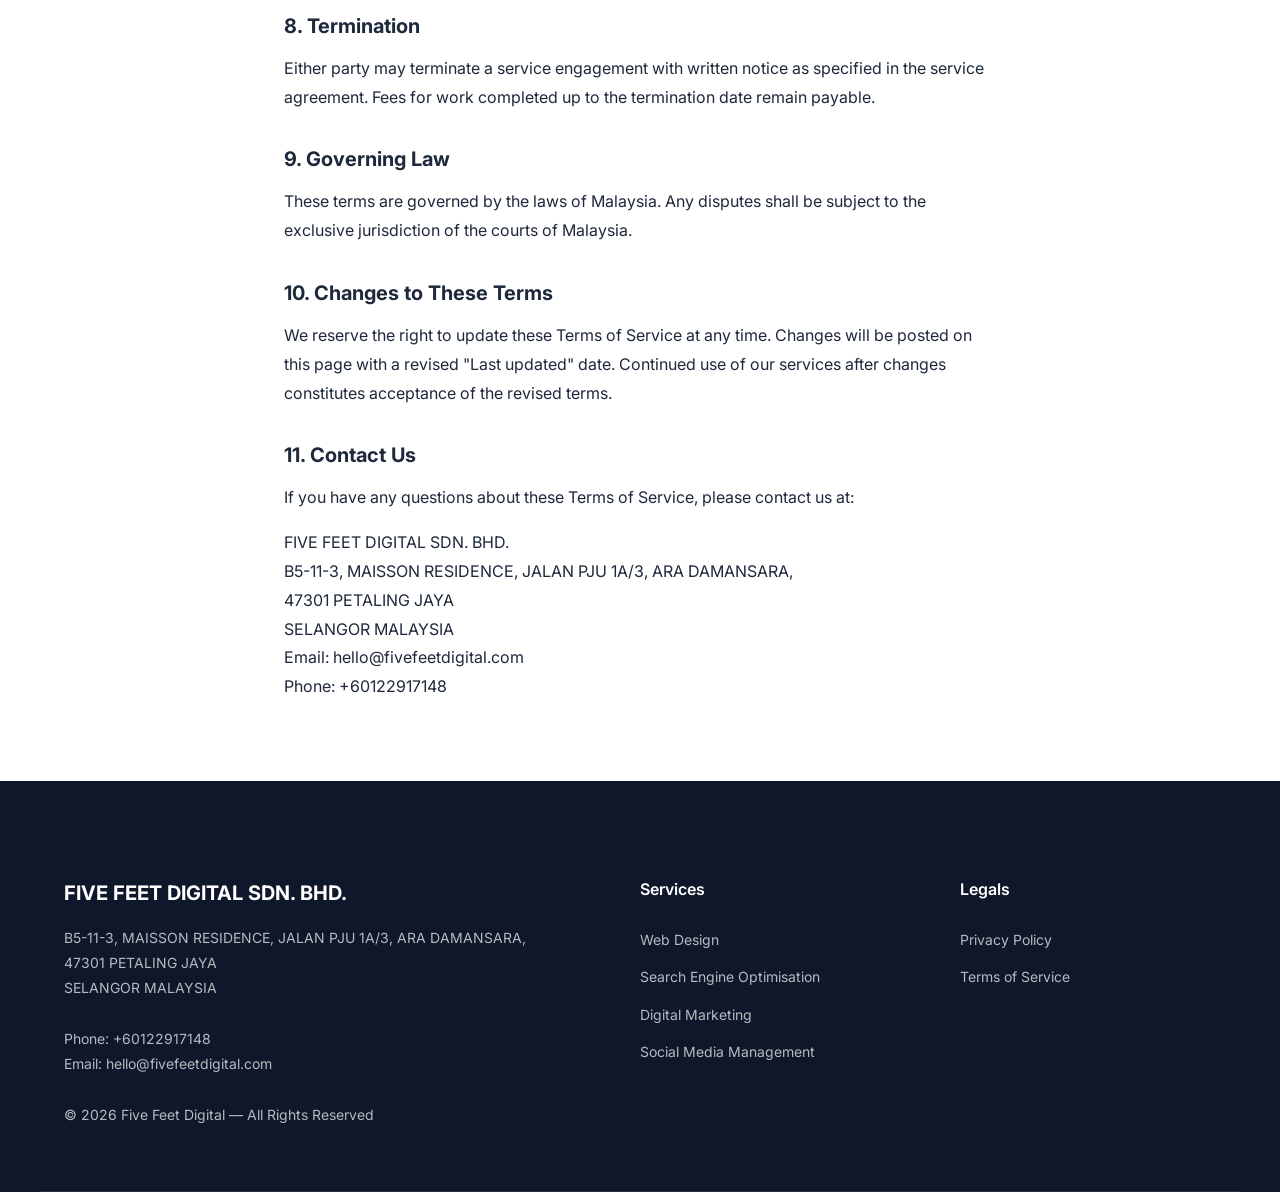
<file: terms-of-service.html>
<!DOCTYPE html>
<html lang="en">
<head>
  <meta charset="UTF-8">
  <meta name="viewport" content="width=device-width, initial-scale=1.0">
  <title>Terms of Service — Five Feet Digital</title>
  <meta name="description" content="Terms of Service for Five Feet Digital Sdn Bhd.">
  <link rel="preconnect" href="https://fonts.googleapis.com">
  <link rel="preconnect" href="https://fonts.gstatic.com" crossorigin>
  <link href="https://fonts.googleapis.com/css2?family=Inter:wght@400;500;600;700&display=swap" rel="stylesheet">
  <link rel="stylesheet" href="style.css">
  <style>
    .legal-page {
      padding: 6rem 0 4rem;
      min-height: 100vh;
    }
    .legal-page h1 {
      margin-bottom: 0.5rem;
    }
    .legal-page .updated {
      color: var(--color-text-muted, #6b7280);
      font-size: var(--fs-sm);
      margin-bottom: 2.5rem;
    }
    .legal-page h2 {
      margin-top: 2rem;
      margin-bottom: 0.75rem;
      font-size: 1.25rem;
    }
    .legal-page p, .legal-page li {
      line-height: 1.8;
      margin-bottom: 1rem;
    }
    .legal-page ul {
      padding-left: 1.5rem;
    }
    .back-link {
      display: inline-flex;
      align-items: center;
      gap: 0.4rem;
      margin-bottom: 2rem;
      font-size: var(--fs-sm);
      color: var(--color-primary, #6366f1);
      text-decoration: none;
    }
    .back-link:hover {
      text-decoration: underline;
    }
  </style>
</head>
<body>

  <header class="header scrolled" id="header">
    <nav class="nav container">
      <a href="index.html" class="nav__logo">FIVE FEET DIGITAL SDN. BHD.</a>
      <div class="nav__menu" id="nav-menu">
        <ul class="nav__list">
          <li><a href="index.html#services" class="nav__link">Services</a></li>
          <li><a href="index.html#about" class="nav__link">About</a></li>
          <li><a href="index.html#process" class="nav__link">Process</a></li>
          <li><a href="index.html#work" class="nav__link">Work</a></li>
          <li><a href="contact.html" class="nav__link">Contact</a></li>
        </ul>
        <a href="contact.html" class="btn btn--primary nav__cta">Get Started</a>
      </div>
      <button class="nav__toggle" id="nav-toggle" aria-label="Toggle menu">
        <span></span>
        <span></span>
        <span></span>
      </button>
    </nav>
  </header>

  <main class="legal-page">
    <div class="container" style="max-width: 760px;">
      <h1>Terms of Service</h1>
      <p class="updated">Last updated: 8 May 2026</p>

      <p>These Terms of Service govern your use of the website and services provided by FIVE FEET DIGITAL SDN. BHD. (202301037385 / 1531308-T). By accessing our website or engaging our services, you agree to these terms.</p>

      <h2>1. Services</h2>
      <p>Five Feet Digital provides web design, search engine optimisation (SEO), and digital marketing services. The specific scope, deliverables, timelines, and fees for each engagement will be set out in a separate proposal or service agreement.</p>

      <h2>2. Client Responsibilities</h2>
      <p>Clients are responsible for:</p>
      <ul>
        <li>Providing accurate and complete information needed to deliver services.</li>
        <li>Supplying content, assets, and approvals in a timely manner.</li>
        <li>Ensuring they hold the rights to any materials provided to us.</li>
      </ul>

      <h2>3. Intellectual Property</h2>
      <p>Upon receipt of full payment, clients receive ownership of the final deliverables created specifically for them. We retain ownership of our pre-existing tools, frameworks, templates, and methodologies. We reserve the right to display completed work in our portfolio unless otherwise agreed in writing.</p>

      <h2>4. Payment Terms</h2>
      <p>Payment terms will be specified in the individual service agreement or invoice. We reserve the right to pause or suspend work if payments are overdue. All fees are in Malaysian Ringgit (MYR) unless otherwise stated.</p>

      <h2>5. Revisions and Scope</h2>
      <p>The number of revision rounds included in a project will be defined in the proposal. Requests that fall outside the agreed scope may be subject to additional fees, which will be communicated and agreed upon before work proceeds.</p>

      <h2>6. Confidentiality</h2>
      <p>Both parties agree to keep confidential any proprietary or sensitive information shared during the course of the engagement and not to disclose it to third parties without prior written consent.</p>

      <h2>7. Limitation of Liability</h2>
      <p>To the maximum extent permitted by law, Five Feet Digital shall not be liable for any indirect, incidental, or consequential damages arising from the use of our services or website. Our total liability in connection with any service shall not exceed the fees paid by the client for that service.</p>

      <h2>8. Termination</h2>
      <p>Either party may terminate a service engagement with written notice as specified in the service agreement. Fees for work completed up to the termination date remain payable.</p>

      <h2>9. Governing Law</h2>
      <p>These terms are governed by the laws of Malaysia. Any disputes shall be subject to the exclusive jurisdiction of the courts of Malaysia.</p>

      <h2>10. Changes to These Terms</h2>
      <p>We reserve the right to update these Terms of Service at any time. Changes will be posted on this page with a revised "Last updated" date. Continued use of our services after changes constitutes acceptance of the revised terms.</p>

      <h2>11. Contact Us</h2>
      <p>If you have any questions about these Terms of Service, please contact us at:</p>
      <p>
        FIVE FEET DIGITAL SDN. BHD.<br>
        B5-11-3, MAISSON RESIDENCE, JALAN PJU 1A/3,
        ARA DAMANSARA,<br> 47301 PETALING JAYA<br>
        SELANGOR MALAYSIA<br>
        Email: hello@fivefeetdigital.com<br>
        Phone: +60122917148
      </p>
    </div>
  </main>

  <footer class="footer">
    <div class="container footer__container">
      <div class="footer__col">
        <h3 class="footer__logo">FIVE FEET DIGITAL SDN. BHD.</h3>
        <p>B5-11-3, MAISSON RESIDENCE, JALAN PJU 1A/3, ARA DAMANSARA,<br> 47301 PETALING JAYA<br> SELANGOR MALAYSIA</p>
        <br>
        <p>Phone: +60122917148</p>
        <p>Email: hello@fivefeetdigital.com</p>
        <br>
        <p>&copy; 2026 Five Feet Digital — All Rights Reserved</p>
      </div>
      <div class="footer__col">
        <h4>Services</h4>
        <ul>
          <li><a href="index.html#services">Web Design</a></li>
          <li><a href="index.html#services">Search Engine Optimisation</a></li>
          <li><a href="index.html#services">Digital Marketing</a></li>
          <li><a href="index.html#services">Social Media Management</a></li>
        </ul>
      </div>
      <div class="footer__col">
        <h4>Legals</h4>
        <ul>
          <li><a href="privacy-policy.html">Privacy Policy</a></li>
          <li><a href="terms-of-service.html">Terms of Service</a></li>
        </ul>
      </div>
    </div>
  </footer>

  <script src="script.js"></script>
</body>
</html>
</file>
<file: style.css>
/* ===== Custom Properties ===== */
:root {
  --clr-primary: #0f172a;
  --clr-primary-light: #1e293b;
  --clr-accent: #3b82f6;
  --clr-accent-dark: #2563eb;
  --clr-accent-warm: #f59e0b;
  --clr-accent-warm-dark: #d97706;
  --clr-bg: #f8fafc;
  --clr-bg-alt: #f1f5f9;
  --clr-text: #1e293b;
  --clr-text-muted: #64748b;
  --clr-white: #ffffff;
  --clr-border: #e2e8f0;

  --ff-body: 'Inter', -apple-system, BlinkMacSystemFont, 'Segoe UI', sans-serif;

  --fs-xs: 0.75rem;
  --fs-sm: 0.875rem;
  --fs-base: 1rem;
  --fs-lg: 1.125rem;
  --fs-xl: 1.25rem;
  --fs-2xl: 1.5rem;
  --fs-3xl: 1.875rem;
  --fs-4xl: 2.25rem;
  --fs-5xl: 3rem;
  --fs-6xl: 3.75rem;

  --fw-normal: 400;
  --fw-medium: 500;
  --fw-semibold: 600;
  --fw-bold: 700;

  --space-xs: 0.5rem;
  --space-sm: 0.75rem;
  --space-md: 1rem;
  --space-lg: 1.5rem;
  --space-xl: 2rem;
  --space-2xl: 3rem;
  --space-3xl: 4rem;
  --space-4xl: 6rem;
  --space-5xl: 8rem;

  --radius-sm: 0.375rem;
  --radius-md: 0.5rem;
  --radius-lg: 0.75rem;
  --radius-xl: 1rem;
  --radius-full: 9999px;

  --shadow-sm: 0 1px 2px rgba(0, 0, 0, 0.05);
  --shadow-md: 0 4px 6px -1px rgba(0, 0, 0, 0.1), 0 2px 4px -2px rgba(0, 0, 0, 0.1);
  --shadow-lg: 0 10px 15px -3px rgba(0, 0, 0, 0.1), 0 4px 6px -4px rgba(0, 0, 0, 0.1);
  --shadow-xl: 0 20px 25px -5px rgba(0, 0, 0, 0.1), 0 8px 10px -6px rgba(0, 0, 0, 0.1);

  --transition: 0.3s ease;
}

/* ===== Reset ===== */
*,
*::before,
*::after {
  margin: 0;
  padding: 0;
  box-sizing: border-box;
}

html {
  scroll-behavior: smooth;
  scroll-padding-top: 5rem;
}

body {
  font-family: var(--ff-body);
  font-size: var(--fs-base);
  line-height: 1.6;
  color: var(--clr-text);
  background-color: var(--clr-white);
  -webkit-font-smoothing: antialiased;
  -moz-osx-font-smoothing: grayscale;
}

img {
  max-width: 100%;
  display: block;
}

a {
  text-decoration: none;
  color: inherit;
}

ul {
  list-style: none;
}

/* ===== Utilities ===== */
.container {
  max-width: 1200px;
  margin: 0 auto;
  padding: 0 1.5rem;
}

.text-gradient {
  background: linear-gradient(135deg, var(--clr-accent), var(--clr-accent-warm));
  -webkit-background-clip: text;
  -webkit-text-fill-color: transparent;
  background-clip: text;
}

/* ===== Focus Styles ===== */
:focus-visible {
  outline: 2px solid var(--clr-accent);
  outline-offset: 2px;
}

/* ===== Buttons ===== */
.btn {
  display: inline-flex;
  align-items: center;
  justify-content: center;
  padding: 0.75rem 1.75rem;
  border-radius: var(--radius-md);
  font-family: var(--ff-body);
  font-size: var(--fs-sm);
  font-weight: var(--fw-semibold);
  cursor: pointer;
  transition: all var(--transition);
  border: 2px solid transparent;
  text-align: center;
  line-height: 1.4;
}

.btn--primary {
  background-color: var(--clr-accent);
  color: var(--clr-white);
}

.btn--primary:hover {
  background-color: var(--clr-accent-dark);
  transform: translateY(-1px);
  box-shadow: var(--shadow-md);
}

.btn--accent {
  background-color: var(--clr-accent-warm);
  color: var(--clr-primary);
}

.btn--accent:hover {
  background-color: var(--clr-accent-warm-dark);
  transform: translateY(-1px);
  box-shadow: var(--shadow-md);
}

.btn--outline {
  background: transparent;
  border-color: var(--clr-border);
  color: var(--clr-text);
}

.btn--outline:hover {
  border-color: var(--clr-accent);
  color: var(--clr-accent);
  transform: translateY(-1px);
}

.btn--white {
  background-color: var(--clr-white);
  color: var(--clr-primary);
}

.btn--white:hover {
  background-color: var(--clr-bg);
  transform: translateY(-1px);
  box-shadow: var(--shadow-lg);
}

.btn--full {
  width: 100%;
}

/* ===== Section Styles ===== */
.section {
  padding: var(--space-4xl) 0;
}

.section__header {
  text-align: center;
  max-width: 600px;
  margin: 0 auto var(--space-3xl);
}

.section__tag {
  display: inline-block;
  font-size: var(--fs-sm);
  font-weight: var(--fw-semibold);
  color: var(--clr-accent);
  text-transform: uppercase;
  letter-spacing: 0.05em;
  margin-bottom: var(--space-sm);
}

.section__title {
  font-size: var(--fs-3xl);
  font-weight: var(--fw-bold);
  color: var(--clr-primary);
  line-height: 1.2;
  margin-bottom: var(--space-md);
}

.section__subtitle {
  font-size: var(--fs-lg);
  color: var(--clr-text-muted);
}

/* ===== Navigation ===== */
.header {
  position: fixed;
  top: 0;
  left: 0;
  width: 100%;
  z-index: 1000;
  padding: 1rem 0;
  transition: all var(--transition);
}

.header.scrolled {
  background-color: rgba(255, 255, 255, 0.95);
  backdrop-filter: blur(10px);
  -webkit-backdrop-filter: blur(10px);
  box-shadow: var(--shadow-sm);
  padding: 0.75rem 0;
}

.nav {
  display: flex;
  align-items: center;
  justify-content: space-between;
}

.nav__logo {
  font-size: var(--fs-xl);
  font-weight: var(--fw-bold);
  color: var(--clr-white);
  transition: color var(--transition);
}

.header.scrolled .nav__logo {
  color: var(--clr-primary);
}

.nav__menu {
  display: flex;
  align-items: center;
  gap: var(--space-xl);
}

.nav__list {
  display: flex;
  gap: var(--space-lg);
}

.nav__link {
  font-size: var(--fs-sm);
  font-weight: var(--fw-medium);
  color: rgba(255, 255, 255, 0.8);
  transition: color var(--transition);
  position: relative;
}

.nav__link::after {
  content: '';
  position: absolute;
  bottom: -4px;
  left: 0;
  width: 0;
  height: 2px;
  background: var(--clr-accent);
  transition: width var(--transition);
}

.nav__link:hover::after {
  width: 100%;
}

.nav__link:hover {
  color: var(--clr-white);
}

.header.scrolled .nav__link {
  color: var(--clr-text-muted);
}

.header.scrolled .nav__link:hover {
  color: var(--clr-primary);
}

.nav__cta {
  padding: 0.5rem 1.25rem;
}

.nav__toggle {
  display: none;
  flex-direction: column;
  gap: 5px;
  background: none;
  border: none;
  cursor: pointer;
  padding: 4px;
  z-index: 1001;
}

.nav__toggle span {
  display: block;
  width: 24px;
  height: 2px;
  background-color: var(--clr-white);
  transition: all var(--transition);
  transform-origin: center;
}

.header.scrolled .nav__toggle span {
  background-color: var(--clr-primary);
}

/* ===== Hero ===== */
.hero {
  position: relative;
  min-height: 100vh;
  display: flex;
  align-items: center;
  background: linear-gradient(135deg, var(--clr-primary) 0%, #1a1a3e 50%, #0c1445 100%);
  overflow: hidden;
  padding: var(--space-5xl) 0 var(--space-4xl);
}

.hero__container {
  display: grid;
  grid-template-columns: 1fr 1fr;
  gap: var(--space-3xl);
  align-items: center;
  position: relative;
  z-index: 2;
}

.hero__title {
  font-size: var(--fs-5xl);
  font-weight: var(--fw-bold);
  color: var(--clr-white);
  line-height: 1.1;
  margin-bottom: var(--space-lg);
}

.hero__subtitle {
  font-size: var(--fs-lg);
  color: rgba(255, 255, 255, 0.7);
  margin-bottom: var(--space-xl);
  max-width: 500px;
  line-height: 1.7;
}

.hero__actions {
  display: flex;
  gap: var(--space-md);
  flex-wrap: wrap;
}

.hero__actions .btn--outline {
  border-color: rgba(255, 255, 255, 0.3);
  color: var(--clr-white);
}

.hero__actions .btn--outline:hover {
  border-color: var(--clr-white);
  color: var(--clr-white);
}

/* Hero Decorative Shapes */
.hero__visual {
  position: relative;
  width: 100%;
  height: 400px;
}

.hero__shape {
  position: absolute;
  border-radius: 50%;
  filter: blur(60px);
  opacity: 0.4;
  animation: float 6s ease-in-out infinite;
}

.hero__shape--1 {
  width: 300px;
  height: 300px;
  background: var(--clr-accent);
  top: 10%;
  right: 10%;
  animation-delay: 0s;
}

.hero__shape--2 {
  width: 200px;
  height: 200px;
  background: var(--clr-accent-warm);
  bottom: 10%;
  right: 30%;
  animation-delay: -2s;
}

.hero__shape--3 {
  width: 150px;
  height: 150px;
  background: #8b5cf6;
  top: 40%;
  right: 50%;
  animation-delay: -4s;
}

@keyframes float {
  0%,
  100% {
    transform: translateY(0) scale(1);
  }
  50% {
    transform: translateY(-20px) scale(1.05);
  }
}

/* ===== Services ===== */
.services {
  background-color: var(--clr-bg);
}

.services__grid {
  display: grid;
  grid-template-columns: repeat(3, 1fr);
  gap: var(--space-xl);
}

.service-card {
  background: var(--clr-white);
  border-radius: var(--radius-lg);
  padding: var(--space-2xl);
  transition: all var(--transition);
  border: 1px solid var(--clr-border);
}

.service-card:hover {
  transform: translateY(-4px);
  box-shadow: var(--shadow-xl);
  border-color: transparent;
}

.service-card__icon {
  width: 56px;
  height: 56px;
  border-radius: var(--radius-lg);
  background: linear-gradient(135deg, rgba(59, 130, 246, 0.1), rgba(245, 158, 11, 0.1));
  display: flex;
  align-items: center;
  justify-content: center;
  color: var(--clr-accent);
  margin-bottom: var(--space-lg);
}

.service-card__title {
  font-size: var(--fs-xl);
  font-weight: var(--fw-semibold);
  margin-bottom: var(--space-sm);
}

.service-card__desc {
  color: var(--clr-text-muted);
  font-size: var(--fs-sm);
  line-height: 1.7;
}

/* ===== About ===== */
.about__container {
  display: grid;
  grid-template-columns: 1fr 1fr;
  gap: var(--space-4xl);
  align-items: center;
}

.about__content .section__tag,
.about__content .section__title {
  text-align: left;
}

.about__content p {
  color: var(--clr-text-muted);
  margin-bottom: var(--space-md);
  line-height: 1.8;
}

.about__stats {
  display: grid;
  grid-template-columns: 1fr 1fr;
  gap: var(--space-xl);
}

.stat {
  background: var(--clr-bg);
  border-radius: var(--radius-lg);
  padding: var(--space-xl);
  text-align: center;
  transition: all var(--transition);
}

.stat:hover {
  background: var(--clr-white);
  box-shadow: var(--shadow-md);
}

.stat__number {
  font-size: var(--fs-4xl);
  font-weight: var(--fw-bold);
  color: var(--clr-primary);
  display: inline;
}

.stat__suffix {
  font-size: var(--fs-4xl);
  font-weight: var(--fw-bold);
  color: var(--clr-accent);
}

.stat__label {
  display: block;
  font-size: var(--fs-sm);
  color: var(--clr-text-muted);
  margin-top: var(--space-xs);
}

/* ===== Process ===== */
.process {
  background-color: var(--clr-bg);
}

.process__timeline {
  display: grid;
  grid-template-columns: repeat(4, 1fr);
  gap: var(--space-xl);
  position: relative;
}

.process__timeline::before {
  content: '';
  position: absolute;
  top: 68px;
  left: 12.5%;
  right: 12.5%;
  height: 2px;
  background: linear-gradient(90deg, var(--clr-accent), var(--clr-accent-warm));
}

.process__step {
  text-align: center;
  position: relative;
}

.process__number {
  font-size: var(--fs-xs);
  font-weight: var(--fw-bold);
  color: var(--clr-accent);
  margin-bottom: var(--space-sm);
  letter-spacing: 0.1em;
}

.process__icon {
  width: 64px;
  height: 64px;
  border-radius: 50%;
  background: var(--clr-white);
  border: 2px solid var(--clr-accent);
  display: flex;
  align-items: center;
  justify-content: center;
  color: var(--clr-accent);
  margin: 0 auto var(--space-lg);
  position: relative;
  z-index: 2;
  transition: all var(--transition);
}

.process__step:hover .process__icon {
  background: var(--clr-accent);
  color: var(--clr-white);
}

.process__step h3 {
  font-size: var(--fs-lg);
  font-weight: var(--fw-semibold);
  margin-bottom: var(--space-xs);
}

.process__step p {
  font-size: var(--fs-sm);
  color: var(--clr-text-muted);
  line-height: 1.7;
}

/* ===== Work / Portfolio ===== */
.work__grid {
  display: grid;
  grid-template-columns: repeat(3, 1fr);
  gap: var(--space-xl);
}

.work-card {
  position: relative;
  border-radius: var(--radius-lg);
  overflow: hidden;
  height: 280px;
  background: var(--card-gradient);
  cursor: pointer;
  transition: all var(--transition);
}

.work-card__overlay {
  position: absolute;
  inset: 0;
  background: linear-gradient(to top, rgba(15, 23, 42, 0.9) 0%, rgba(15, 23, 42, 0) 60%);
  display: flex;
  flex-direction: column;
  justify-content: flex-end;
  padding: var(--space-xl);
  transition: all var(--transition);
}

.work-card:hover .work-card__overlay {
  background: linear-gradient(to top, rgba(15, 23, 42, 0.95) 0%, rgba(15, 23, 42, 0.3) 100%);
}

.work-card:hover {
  transform: translateY(-4px);
  box-shadow: var(--shadow-xl);
}

.work-card__tag {
  display: inline-block;
  font-size: var(--fs-xs);
  font-weight: var(--fw-semibold);
  color: var(--clr-accent-warm);
  text-transform: uppercase;
  letter-spacing: 0.05em;
  margin-bottom: var(--space-xs);
}

.work-card__title {
  font-size: var(--fs-xl);
  color: var(--clr-white);
  font-weight: var(--fw-semibold);
  margin-bottom: var(--space-xs);
}

.work-card__desc {
  font-size: var(--fs-sm);
  color: rgba(255, 255, 255, 0.7);
  opacity: 0;
  transform: translateY(10px);
  transition: all var(--transition);
}

.work-card:hover .work-card__desc {
  opacity: 1;
  transform: translateY(0);
}

/* ===== Testimonials ===== */
.testimonials {
  background-color: var(--clr-bg);
}

.testimonials__grid {
  display: grid;
  grid-template-columns: repeat(3, 1fr);
  gap: var(--space-xl);
}

.testimonial-card {
  background: var(--clr-white);
  border-radius: var(--radius-lg);
  padding: var(--space-2xl);
  border: 1px solid var(--clr-border);
  transition: all var(--transition);
}

.testimonial-card:hover {
  box-shadow: var(--shadow-lg);
  border-color: transparent;
}

.testimonial-card__stars {
  color: var(--clr-accent-warm);
  font-size: var(--fs-lg);
  margin-bottom: var(--space-md);
  display: flex;
  gap: 2px;
}

.testimonial-card__quote {
  font-size: var(--fs-sm);
  color: var(--clr-text-muted);
  line-height: 1.8;
  margin-bottom: var(--space-xl);
  font-style: italic;
}

.testimonial-card__author {
  display: flex;
  align-items: center;
  gap: var(--space-md);
}

.testimonial-card__avatar {
  width: 44px;
  height: 44px;
  border-radius: 50%;
  background: linear-gradient(135deg, var(--clr-accent), var(--clr-accent-warm));
  display: flex;
  align-items: center;
  justify-content: center;
  color: var(--clr-white);
  font-size: var(--fs-sm);
  font-weight: var(--fw-semibold);
  flex-shrink: 0;
}

.testimonial-card__author strong {
  display: block;
  font-size: var(--fs-sm);
  font-weight: var(--fw-semibold);
}

.testimonial-card__author span {
  font-size: var(--fs-xs);
  color: var(--clr-text-muted);
}

/* ===== CTA Banner ===== */
.cta-banner {
  background: linear-gradient(135deg, var(--clr-primary), #1e3a5f, var(--clr-accent));
  padding: var(--space-4xl) 0;
}

.cta-banner__container {
  text-align: center;
}

.cta-banner__title {
  font-size: var(--fs-3xl);
  color: var(--clr-white);
  font-weight: var(--fw-bold);
  margin-bottom: var(--space-md);
}

.cta-banner__subtitle {
  font-size: var(--fs-lg);
  color: rgba(255, 255, 255, 0.7);
  margin-bottom: var(--space-xl);
}

/* ===== Contact ===== */
.contact__container {
  display: grid;
  grid-template-columns: 1fr 1fr;
  gap: var(--space-3xl);
}

.contact__form {
  display: flex;
  flex-direction: column;
  gap: var(--space-lg);
}

.form__group {
  display: flex;
  flex-direction: column;
  gap: var(--space-xs);
}

.form__group label {
  font-size: var(--fs-sm);
  font-weight: var(--fw-medium);
  color: var(--clr-text);
}

.form__group input,
.form__group textarea {
  padding: 0.75rem 1rem;
  border: 1px solid var(--clr-border);
  border-radius: var(--radius-md);
  font-family: var(--ff-body);
  font-size: var(--fs-base);
  color: var(--clr-text);
  transition: border-color var(--transition), box-shadow var(--transition);
  outline: none;
  resize: vertical;
  background: var(--clr-white);
}

.form__group input:focus,
.form__group textarea:focus {
  border-color: var(--clr-accent);
  box-shadow: 0 0 0 3px rgba(59, 130, 246, 0.1);
}

.form__group input::placeholder,
.form__group textarea::placeholder {
  color: var(--clr-text-muted);
  opacity: 0.6;
}

.contact__info {
  display: flex;
  flex-direction: column;
  gap: var(--space-xl);
  padding-top: var(--space-md);
}

.contact__info-item {
  display: flex;
  align-items: flex-start;
  gap: var(--space-md);
}

.contact__info-icon {
  width: 44px;
  height: 44px;
  border-radius: var(--radius-lg);
  background: var(--clr-bg);
  display: flex;
  align-items: center;
  justify-content: center;
  color: var(--clr-accent);
  flex-shrink: 0;
}

.contact__info-item strong {
  display: block;
  font-size: var(--fs-sm);
  font-weight: var(--fw-semibold);
  margin-bottom: 2px;
}

.contact__info-item p {
  font-size: var(--fs-sm);
  color: var(--clr-text-muted);
}

.contact__socials {
  display: flex;
  gap: var(--space-md);
  margin-top: var(--space-md);
}

.contact__social {
  width: 40px;
  height: 40px;
  border-radius: var(--radius-md);
  background: var(--clr-bg);
  display: flex;
  align-items: center;
  justify-content: center;
  color: var(--clr-text-muted);
  transition: all var(--transition);
}

.contact__social:hover {
  background: var(--clr-accent);
  color: var(--clr-white);
}

/* ===== Footer ===== */
.footer {
  background-color: var(--clr-primary);
  color: rgba(255, 255, 255, 0.7);
  padding-top: var(--space-4xl);
}

.footer__container {
  display: grid;
  grid-template-columns: 2fr 1fr 1fr;
  gap: var(--space-3xl);
  padding-bottom: var(--space-3xl);
  border-bottom: 1px solid rgba(255, 255, 255, 0.1);
}

.footer__logo {
  font-size: var(--fs-xl);
  font-weight: var(--fw-bold);
  color: var(--clr-white);
  margin-bottom: var(--space-md);
}

.footer__col p {
  font-size: var(--fs-sm);
  line-height: 1.8;
}

.footer__col h4 {
  font-size: var(--fs-base);
  font-weight: var(--fw-semibold);
  color: var(--clr-white);
  margin-bottom: var(--space-lg);
}

.footer__col ul li {
  margin-bottom: var(--space-sm);
}

.footer__col ul a {
  font-size: var(--fs-sm);
  transition: color var(--transition);
}

.footer__col ul a:hover {
  color: var(--clr-white);
}

.footer__bottom {
  padding: var(--space-xl) 1.5rem;
  font-size: var(--fs-sm);
  display: flex;
  justify-content: space-between;
  align-items: flex-end;
  gap: 1.5rem;
}

.footer__bottom-details {
  text-align: left;
}

.footer__bottom-details p {
  margin: 0;
}

.footer__legal {
  display: flex;
  flex-direction: column;
  align-items: flex-end;
  gap: 0.75rem;
  opacity: 0.7;
  white-space: nowrap;
  flex-shrink: 0;
}

.footer__legal a {
  color: inherit;
  text-decoration: underline;
  text-underline-offset: 2px;
}

.footer__legal a:hover {
  opacity: 1;
}

/* ===== Animations ===== */
.fade-in {
  opacity: 0;
  transform: translateY(20px);
  transition: opacity 0.6s ease, transform 0.6s ease;
}

.fade-in.visible {
  opacity: 1;
  transform: translateY(0);
}

/* Stagger fade-in for grid children */
.services__grid .fade-in:nth-child(2) { transition-delay: 0.1s; }
.services__grid .fade-in:nth-child(3) { transition-delay: 0.2s; }

.process__timeline .fade-in:nth-child(2) { transition-delay: 0.1s; }
.process__timeline .fade-in:nth-child(3) { transition-delay: 0.2s; }
.process__timeline .fade-in:nth-child(4) { transition-delay: 0.3s; }

.work__grid .fade-in:nth-child(2) { transition-delay: 0.1s; }
.work__grid .fade-in:nth-child(3) { transition-delay: 0.2s; }
.work__grid .fade-in:nth-child(4) { transition-delay: 0.1s; }
.work__grid .fade-in:nth-child(5) { transition-delay: 0.2s; }
.work__grid .fade-in:nth-child(6) { transition-delay: 0.3s; }

.testimonials__grid .fade-in:nth-child(2) { transition-delay: 0.1s; }
.testimonials__grid .fade-in:nth-child(3) { transition-delay: 0.2s; }

/* Mobile menu overlay */
.nav-overlay {
  position: fixed;
  inset: 0;
  background: rgba(0, 0, 0, 0.5);
  opacity: 0;
  visibility: hidden;
  transition: all var(--transition);
  z-index: 999;
}

.nav-overlay.active {
  opacity: 1;
  visibility: visible;
}

/* ===== Responsive: Tablet ===== */
@media (max-width: 1023px) {
  .hero__container {
    grid-template-columns: 1fr;
    text-align: center;
  }

  .hero__subtitle {
    margin-left: auto;
    margin-right: auto;
  }

  .hero__actions {
    justify-content: center;
  }

  .hero__visual {
    display: none;
  }

  .hero__title {
    font-size: var(--fs-4xl);
  }

  .services__grid {
    grid-template-columns: 1fr;
    max-width: 500px;
    margin-left: auto;
    margin-right: auto;
  }

  .about__container {
    grid-template-columns: 1fr;
    gap: var(--space-2xl);
  }

  .about__content .section__tag,
  .about__content .section__title {
    text-align: center;
  }

  .about__content p {
    text-align: center;
  }

  .process__timeline {
    grid-template-columns: 1fr 1fr;
  }

  .process__timeline::before {
    display: none;
  }

  .work__grid {
    grid-template-columns: repeat(2, 1fr);
  }

  .testimonials__grid {
    grid-template-columns: 1fr;
    max-width: 500px;
    margin-left: auto;
    margin-right: auto;
  }

  .contact__container {
    grid-template-columns: 1fr;
  }

  .footer__container {
    grid-template-columns: 1fr;
    gap: var(--space-2xl);
  }
}

/* ===== Responsive: Mobile ===== */
@media (max-width: 767px) {
  :root {
    --fs-5xl: 2.25rem;
    --fs-4xl: 1.875rem;
    --fs-3xl: 1.5rem;
  }

  .section {
    padding: var(--space-3xl) 0;
  }

  /* Mobile Nav */
  .nav__menu {
    position: fixed;
    top: 0;
    right: -100%;
    width: 80%;
    max-width: 320px;
    height: 100vh;
    background: var(--clr-white);
    flex-direction: column;
    align-items: flex-start;
    padding: 5rem 2rem 2rem;
    transition: right var(--transition);
    box-shadow: var(--shadow-xl);
    z-index: 1000;
  }

  .nav__menu.active {
    right: 0;
  }

  .nav__list {
    flex-direction: column;
    width: 100%;
  }

  .nav__link {
    color: var(--clr-text) !important;
    font-size: var(--fs-lg);
    padding: var(--space-sm) 0;
    display: block;
  }

  .nav__link::after {
    display: none;
  }

  .nav__cta {
    width: 100%;
    text-align: center;
    margin-top: var(--space-md);
  }

  .nav__toggle {
    display: flex;
  }

  .nav__toggle.active span:nth-child(1) {
    transform: rotate(45deg) translate(5px, 5px);
  }

  .nav__toggle.active span:nth-child(2) {
    opacity: 0;
  }

  .nav__toggle.active span:nth-child(3) {
    transform: rotate(-45deg) translate(5px, -5px);
  }

  .nav__toggle.active span {
    background-color: var(--clr-primary) !important;
  }

  /* Hero */
  .hero {
    min-height: 85vh;
  }

  .hero__actions {
    flex-direction: column;
  }

  .hero__actions .btn {
    width: 100%;
  }

  /* Process */
  .process__timeline {
    grid-template-columns: 1fr;
    max-width: 400px;
    margin-left: auto;
    margin-right: auto;
  }

  /* Work */
  .work__grid {
    grid-template-columns: 1fr;
  }

  .work-card {
    height: 240px;
  }

  /* Stats */
  .about__stats {
    grid-template-columns: 1fr 1fr;
  }

  .section__title {
    font-size: var(--fs-2xl);
  }

  .cta-banner__title {
    font-size: var(--fs-2xl);
  }

  .footer__bottom {
    flex-direction: column;
    align-items: flex-start;
    gap: 1rem;
  }

  .footer__legal {
    align-items: flex-start;
    flex-direction: row;
  }
}
</file>
